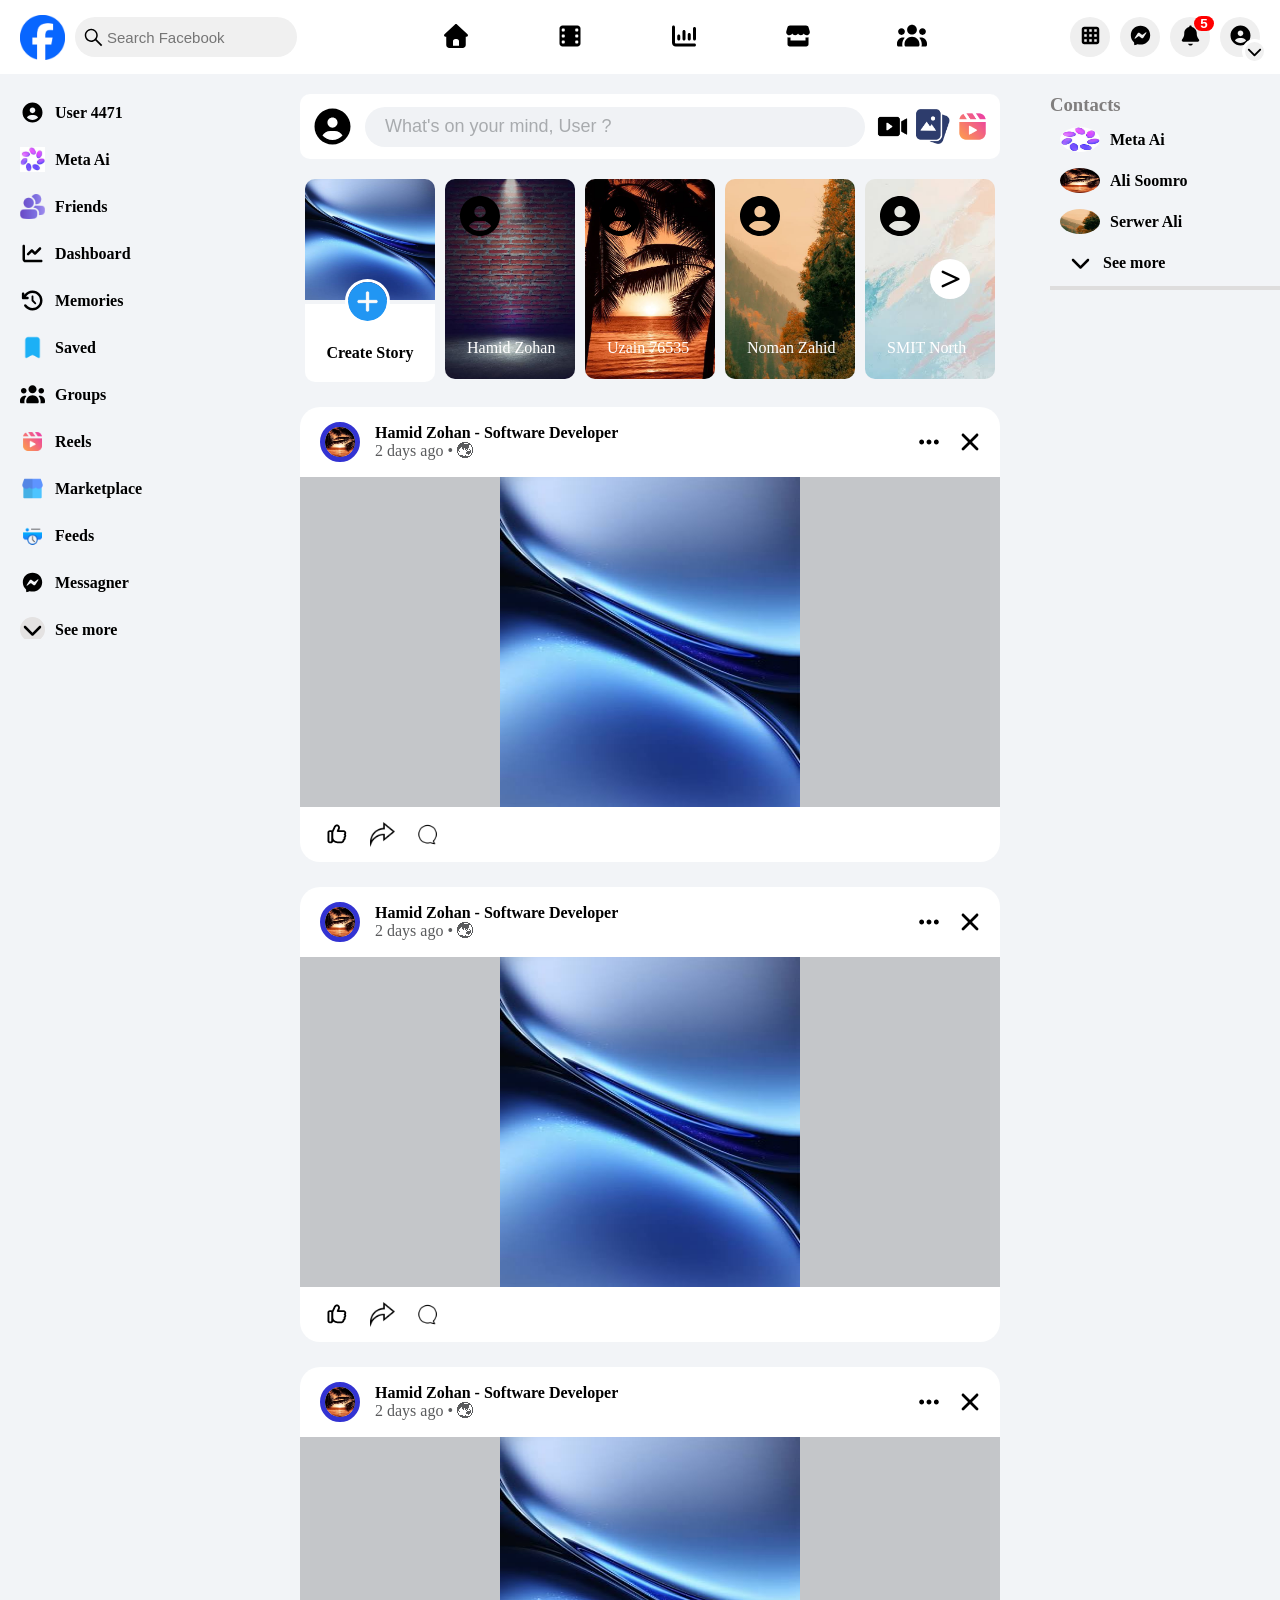
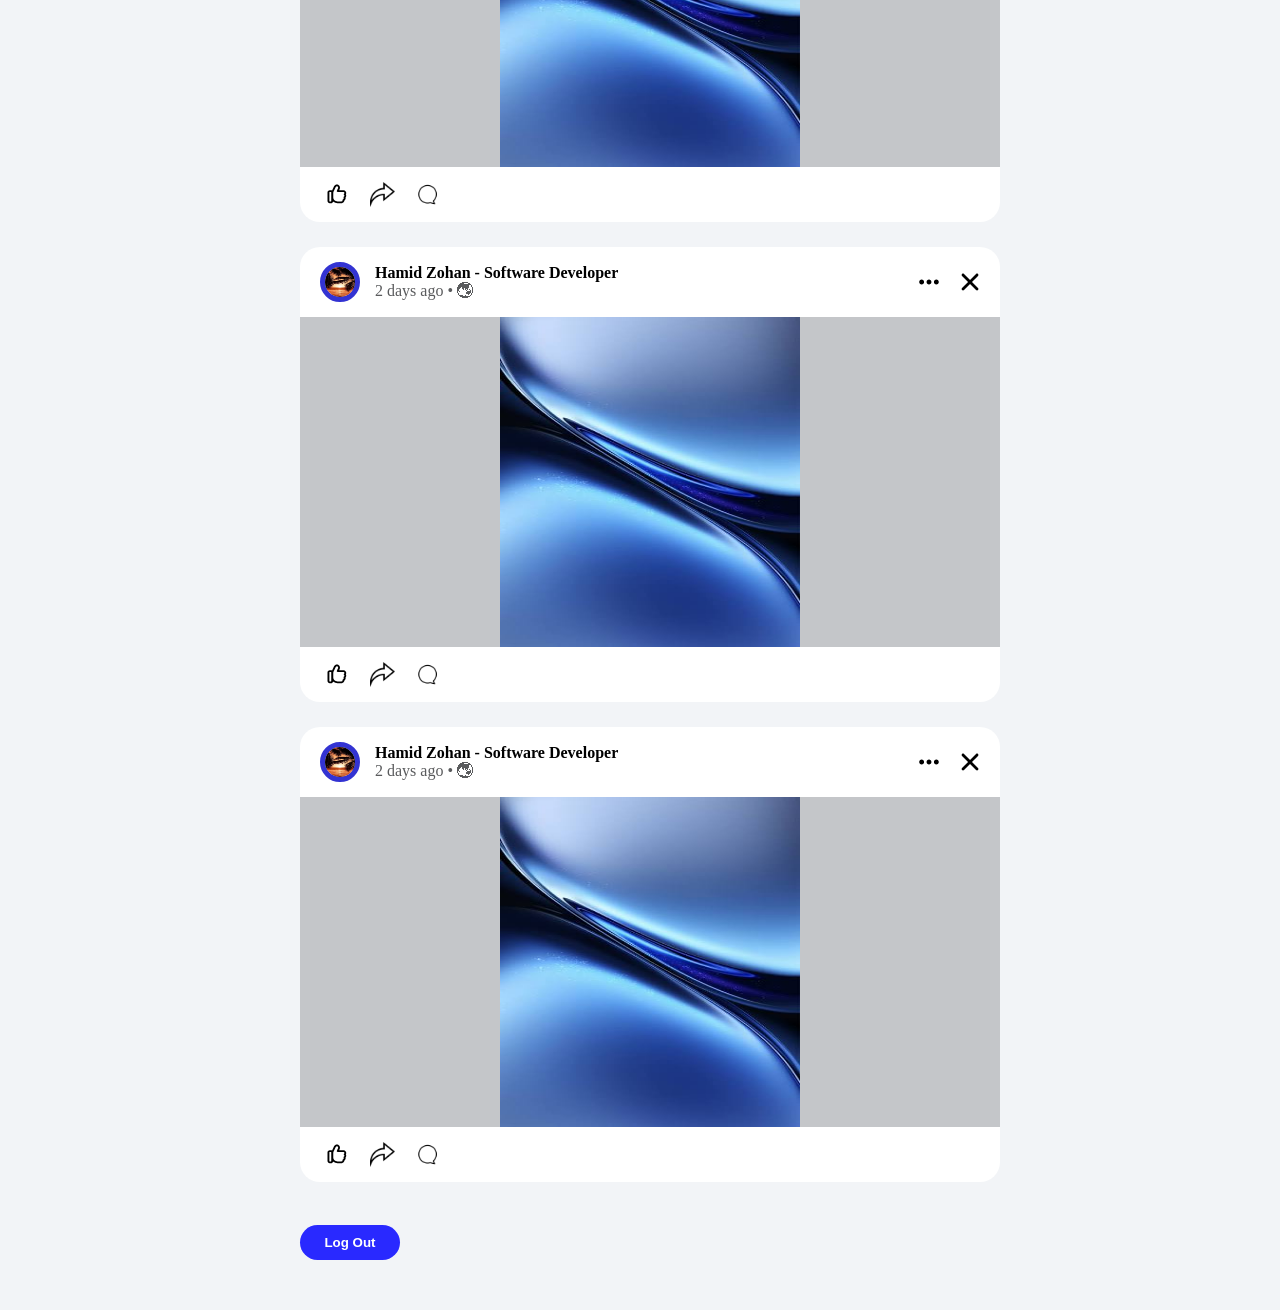
<file: index.html>
<!DOCTYPE html>
<html lang="en">

<head>
    <meta charset="UTF-8">
    <meta name="viewport" content="width=device-width, initial-scale=1.0">
    <link rel="shortcut icon" href="./Assets/fb logo.png" type="image/x-icon">
    <link rel="stylesheet" href="style.css">
    <title>Home Page</title>
</head>

<body>
    <div id="container">
        <!-- header -->
        <header id="header">
            <!-- navbar -->
            <nav>
                <!-- lgog or search box -->
                <div class="leftside-elements">
                    <img src="./Assets/fb logo.png" alt="">
                    <div class="navbar-search-box">
                        <img src="./Assets/lighter_search_icon.svg" alt="">
                        <input type="search" placeholder="Search Facebook">
                    </div>
                </div>
                <!-- mid navbar navigation btns -->
                <div class="mid-navigation-btns">
                    <button><img src="./Assets/home_icon.svg" alt="" class="home_icon_active"></button>
                    <button><img src="./Assets/film_reel_icon.svg" alt=""></button>
                    <button><img src="./Assets/chart_column_icon.svg" alt=""></button>
                    <button><img src="./Assets/shop_icon.svg" alt=""></button>
                    <button><img src="./Assets/3_users_icon.svg" alt=""></button>
                </div>
                <!-- right side buttons or profile icon -->
                <div class="right-side-btn">
                    <button><img src="./Assets/menu_table_icon.svg" alt=""></button>
                    <button><img src="./Assets/messenger_icon.svg" alt=""></button>
                    <button class="notification_btn">
                        <img src="./Assets/bell-solid-full.svg" alt="">
                        <p class="notification_count">5</p>
                    </button>
                    <button class="user_img">
                        <img src="./Assets/circle_user_icon.svg" alt="" class="user_icon">
                        <img src="./Assets/down_angle_icon.svg" alt="" class="angle_arrow">
                    </button>
                </div>
            </nav>
        </header>

        <section id="body_container">
            <!-- right side navbar main container -->
            <section id="right-section">
                <!-- individual cells or butotns -->
                <div class="right_section_elements">
                    <img src="./Assets/circle_user_icon.svg" alt=""></img>
                    <h4>User 4471</h4>
                </div>
                <div class="right_section_elements">
                    <img src="./Assets/meta ai.png" alt=""></img>
                    <h4>Meta Ai</h4>
                </div>

                <div class="right_section_elements friends_icon">
                    <img src="./Assets/people.png" alt=""></img>
                    <h4>Friends</h4>
                </div>

                <div class="right_section_elements">
                    <img src="./Assets/chart_line_icon.svg" alt=""></img>
                    <h4>Dashboard</h4>
                </div>

                <div class="right_section_elements">
                    <img src="./Assets/history_icon.svg" alt=""></img>
                    <h4>Memories</h4>
                </div>

                <div class="right_section_elements">
                    <img src="./Assets/blue_bookmark_icon.png" alt="" class="save_icon"></img>
                    <h4>Saved</h4>
                </div>

                <div class="right_section_elements">
                    <img src="./Assets/3_users_icon.svg" alt=""></img>
                    <h4>Groups</h4>
                </div>

                <div class="right_section_elements">
                    <img src="./Assets/reel (1).png" alt=""></img>
                    <h4>Reels</h4>
                </div>
                <div class="right_section_elements">
                    <img src="./Assets/marketplace.png" alt=""></img>
                    <h4>Marketplace</h4>
                </div>
                <div class="right_section_elements">
                    <img src="./Assets/feed.png" alt=""></img>
                    <h4>Feeds</h4>
                </div>
                <div class="right_section_elements">
                    <img src="./Assets/messenger_icon.svg" alt=""></img>
                    <h4>Messagner</h4>
                </div>
                <div class="right_section_elements">
                    <img src="./Assets/down_angle_icon.svg" alt="" class="Seemore"></img>
                    <h4>See more</h4>
                </div>
                <hr>
            </section>

            <!-- mid/main section -->
            <section id="mid-section">
                <!-- top post or live section -->
                <div class="mid_section_logo_button">
                    <img src="./Assets/circle_user_icon.svg" alt="">
                    <button>What's on your mind, User ?</button>
                    <div class="right_icons">
                        <img src="./Assets/play.png" alt="">
                        <img src="./Assets/photo.png" alt="">
                        <img src="./Assets/reel (1).png" alt="">
                    </div>
                </div>
                <!-- stories & status -->
                <div id="stories-status-cards">
                    <!-- profile card -->
                    <div class="story_card box_1">
                        <img src="./Assets/Storie picture.png" alt="" class="profile_story">
                        <div class="background_white">
                            <!-- white background -->
                            <p>Create Story</p>
                        </div>
                        <img src="./Assets/plus.png" alt="" class="Plus_icon">
                    </div>
                    <!-- stories cards -->
                    <div class="story_card box box_2">
                        <p class="people_profile_picture"><img src="./Assets/circle_user_icon.svg" alt=""></p>
                        <p class="Stories_user_name">Hamid Zohan</p>
                    </div>
                    <div class="story_card box box_3">
                        <p class="people_profile_picture"><img src="./Assets/circle_user_icon.svg" alt=""></p>
                        <p class="Stories_user_name">Uzain 76535</p>
                    </div>
                    <div class="story_card box box_4">
                        <p class="people_profile_picture"><img src="./Assets/circle_user_icon.svg" alt=""></p>
                        <p class="Stories_user_name">Noman Zahid</p>
                    </div>
                    <div class="story_card box box_5">
                        <p class="people_profile_picture"><img src="./Assets/circle_user_icon.svg" alt=""></p>
                        <p class="Stories_user_name">SMIT North</p>
                    </div>
                    <div class="reel_scrool_sign">
                        <img src="./Assets/greater-than-solid-full.svg" alt="">
                    </div>
                </div>
                <!-- others/friends post section -->
                <div id="posts_container">
                    <!-- post 1 -->
                    <div id="post_section">
                        <!-- upper post section -->
                        <div class="post_upper_section">
                            <img src="./Assets/Storie_picture_2.png" alt="" class="post_logo">
                            <div class="name_section">
                                <p>Hamid Zohan - Software Developer
                                    <br>
                                    <span>2 days ago • 🌏︎</span>
                                </p>
                                <div class="post_left_buttons">
                                    <img src="./Assets/ellipsis-solid-full.svg" alt="">
                                    <img src="./Assets/xmark-solid-full.svg" alt="">
                                </div>
                            </div>
                        </div>

                        <!-- Post Picture -->
                        <div class="post_picture_mid_section">
                            <img src="./Assets/Storie picture.png" alt="">
                        </div>

                        <!-- footer section -->
                        <div class="post_footer_section">
                            <img src="./Assets/thumbs-up-regular-full.svg" alt="">
                            <img src="./Assets/share.png" alt="">
                            <img src="./Assets/chat.png" alt="">
                        </div>
                    </div>

                                    <!-- post 2 -->
                    <div id="post_section" class="post_2">
                        <!-- upper post section -->
                        <div class="post_upper_section">
                            <img src="./Assets/Storie_picture_2.png" alt="" class="post_logo">
                            <div class="name_section">
                                <p>Hamid Zohan - Software Developer
                                    <br>
                                    <span>2 days ago • 🌏︎</span>
                                </p>
                                <div class="post_left_buttons">
                                    <img src="./Assets/ellipsis-solid-full.svg" alt="">
                                    <img src="./Assets/xmark-solid-full.svg" alt="">
                                </div>
                            </div>
                        </div>

                        <!-- Post Picture -->
                        <div class="post_picture_mid_section">
                            <img src="./Assets/Storie picture.png" alt="">
                        </div>

                        <!-- footer section -->
                        <div class="post_footer_section">
                            <img src="./Assets/thumbs-up-regular-full.svg" alt="">
                            <img src="./Assets/share.png" alt="">
                            <img src="./Assets/chat.png" alt="">
                        </div>
                    </div>
                    <!-- post 3 -->
                    <div id="post_section" class="post_3">
                        <!-- upper post section -->
                        <div class="post_upper_section">
                            <img src="./Assets/Storie_picture_2.png" alt="" class="post_logo">
                            <div class="name_section">
                                <p>Hamid Zohan - Software Developer
                                    <br>
                                    <span>2 days ago • 🌏︎</span>
                                </p>
                                <div class="post_left_buttons">
                                    <img src="./Assets/ellipsis-solid-full.svg" alt="">
                                    <img src="./Assets/xmark-solid-full.svg" alt="">
                                </div>
                            </div>
                        </div>

                        <!-- Post Picture -->
                        <div class="post_picture_mid_section">
                            <img src="./Assets/Storie picture.png" alt="">
                        </div>

                        <!-- footer section -->
                        <div class="post_footer_section">
                            <img src="./Assets/thumbs-up-regular-full.svg" alt="">
                            <img src="./Assets/share.png" alt="">
                            <img src="./Assets/chat.png" alt="">
                        </div>
                    </div>
                    <!-- post 4 -->
                    <div id="post_section" class="post_4">
                        <!-- upper post section -->
                        <div class="post_upper_section">
                            <img src="./Assets/Storie_picture_2.png" alt="" class="post_logo">
                            <div class="name_section">
                                <p>Hamid Zohan - Software Developer
                                    <br>
                                    <span>2 days ago • 🌏︎</span>
                                </p>
                                <div class="post_left_buttons">
                                    <img src="./Assets/ellipsis-solid-full.svg" alt="">
                                    <img src="./Assets/xmark-solid-full.svg" alt="">
                                </div>
                            </div>
                        </div>

                        <!-- Post Picture -->
                        <div class="post_picture_mid_section">
                            <img src="./Assets/Storie picture.png" alt="">
                        </div>

                        <!-- footer section -->
                        <div class="post_footer_section">
                            <img src="./Assets/thumbs-up-regular-full.svg" alt="">
                            <img src="./Assets/share.png" alt="">
                            <img src="./Assets/chat.png" alt="">
                        </div>
                    </div>
                    <!-- post 5 -->
                    <div id="post_section" class="post_5">
                        <!-- upper post section -->
                        <div class="post_upper_section">
                            <img src="./Assets/Storie_picture_2.png" alt="" class="post_logo">
                            <div class="name_section">
                                <p>Hamid Zohan - Software Developer
                                    <br>
                                    <span>2 days ago • 🌏︎</span>
                                </p>
                                <div class="post_left_buttons">
                                    <img src="./Assets/ellipsis-solid-full.svg" alt="">
                                    <img src="./Assets/xmark-solid-full.svg" alt="">
                                </div>
                            </div>
                        </div>

                        <!-- Post Picture -->
                        <div class="post_picture_mid_section">
                            <img src="./Assets/Storie picture.png" alt="">
                        </div>

                        <!-- footer section -->
                        <div class="post_footer_section">
                            <img src="./Assets/thumbs-up-regular-full.svg" alt="">
                            <img src="./Assets/share.png" alt="">
                            <img src="./Assets/chat.png" alt="">
                        </div>
                    </div>
                </div>
                <!-- Log Out button -->
                <a href="./Pages/login.html" id="Logout_tag"><button>Log Out</button></a>
            </section>

            <!-- left side navigation panel -->
            <section id="left_bar_section">
                <h3 class="left_section_heading">Contacts</h3>
                <!-- individual cells or butotns -->
                <div class="right_section_elements">
                    <img src="./Assets/meta ai.png" alt="" class="image_icon"></img>
                    <h4>Meta Ai</h4>
                </div>

                <div class="right_section_elements">
                    <img src="./Assets/Storie_picture_2.png" alt="" class="image_icon"></img>
                    <h4>Ali Soomro</h4>
                </div>

                <div class="right_section_elements">
                    <img src="./Assets/Storie_picture_3.png" alt="" class="image_icon"></img>
                    <h4>Serwer Ali</h4>
                </div>

                <div class="right_section_elements">
                    <img src="./Assets/down_angle_icon.svg" alt="" class="Seemore_icon"></img>
                    <h4>See more</h4>
                </div>
                <hr>
            </section>
        </section>
    </div>
</body>

</html>
</file>
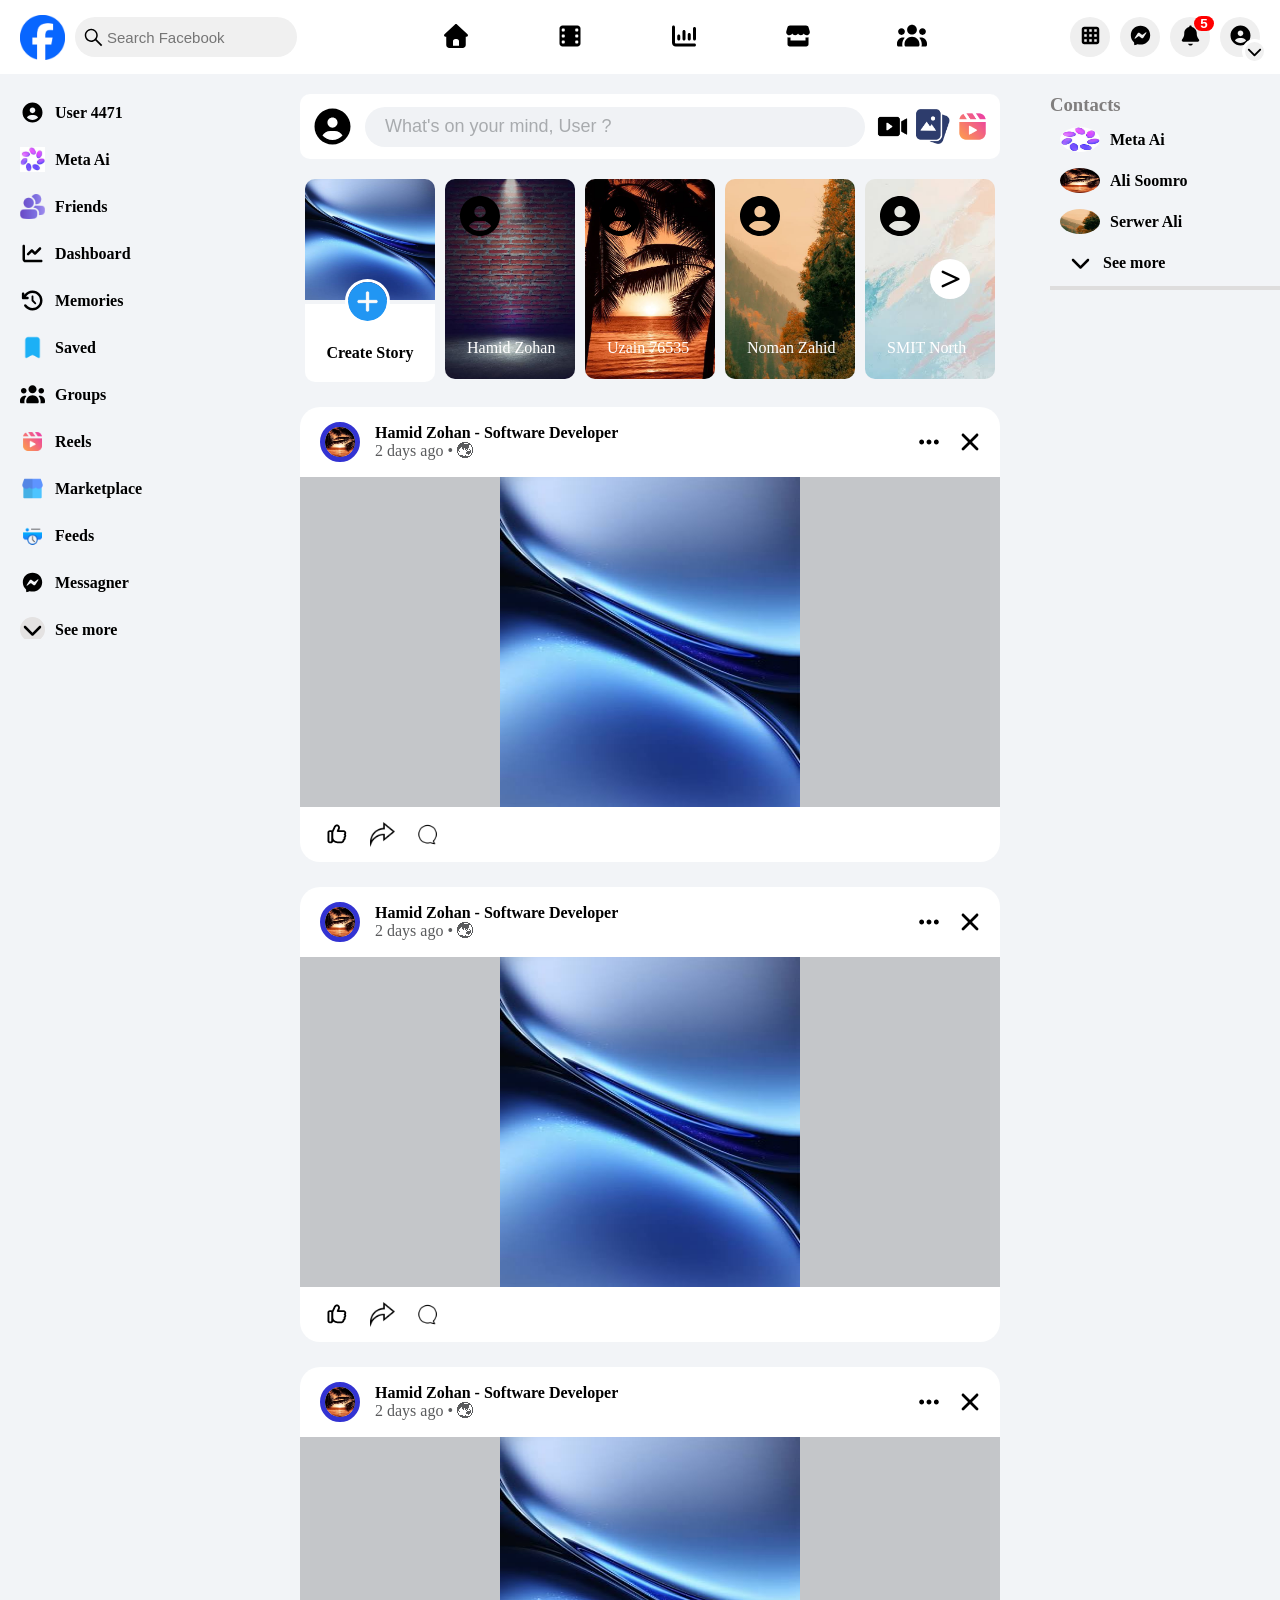
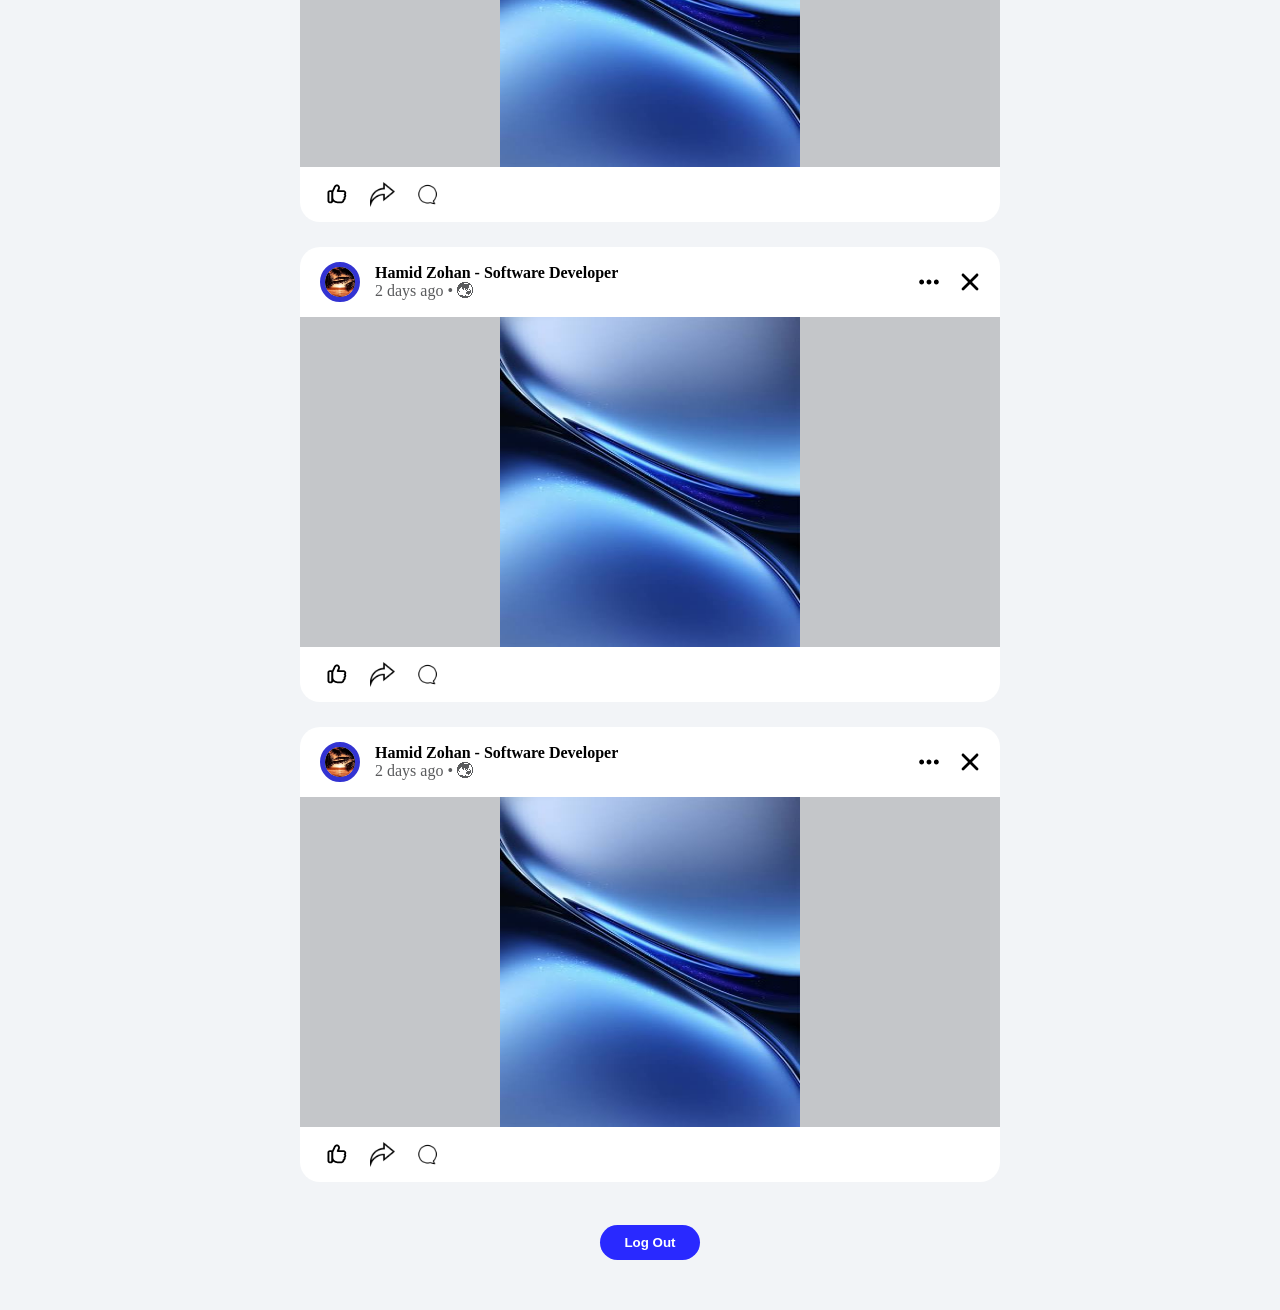
<file: FB Login Page Assignment/index.html>
<!DOCTYPE html>
<html lang="en">

<head>
    <meta charset="UTF-8">
    <meta name="viewport" content="width=device-width, initial-scale=1.0">
    <link rel="shortcut icon" href="./Assets/fb logo.png" type="image/x-icon">
    <link rel="stylesheet" href="style.css">
    <title>Home Page</title>
</head>

<body>
    <div id="container">
        <!-- header -->
        <header id="header">
            <!-- navbar -->
            <nav>
                <!-- lgog or search box -->
                <div class="leftside-elements">
                    <img src="./Assets/fb logo.png" alt="">
                    <div class="navbar-search-box">
                        <img src="./Assets/lighter_search_icon.svg" alt="">
                        <input type="search" placeholder="Search Facebook">
                    </div>
                </div>
                <!-- mid navbar navigation btns -->
                <div class="mid-navigation-btns">
                    <button><img src="./Assets/home_icon.svg" alt="" class="home_icon_active"></button>
                    <button><img src="./Assets/film_reel_icon.svg" alt=""></button>
                    <button><img src="./Assets/chart_column_icon.svg" alt=""></button>
                    <button><img src="./Assets/shop_icon.svg" alt=""></button>
                    <button><img src="./Assets/3_users_icon.svg" alt=""></button>
                </div>
                <!-- right side buttons or profile icon -->
                <div class="right-side-btn">
                    <button><img src="./Assets/menu_table_icon.svg" alt=""></button>
                    <button><img src="./Assets/messenger_icon.svg" alt=""></button>
                    <button class="notification_btn">
                        <img src="./Assets/bell-solid-full.svg" alt="">
                        <p class="notification_count">5</p>
                    </button>
                    <button class="user_img">
                        <img src="./Assets/circle_user_icon.svg" alt="" class="user_icon">
                        <img src="./Assets/down_angle_icon.svg" alt="" class="angle_arrow">
                    </button>
                </div>
            </nav>
        </header>

        <section id="body_container">
            <!-- right side navbar main container -->
            <section id="right-section">
                <!-- individual cells or butotns -->
                <div class="right_section_elements">
                    <img src="./Assets/circle_user_icon.svg" alt=""></img>
                    <h4>User 4471</h4>
                </div>
                <div class="right_section_elements">
                    <img src="./Assets/meta ai.png" alt=""></img>
                    <h4>Meta Ai</h4>
                </div>

                <div class="right_section_elements friends_icon">
                    <img src="./Assets/people.png" alt=""></img>
                    <h4>Friends</h4>
                </div>

                <div class="right_section_elements">
                    <img src="./Assets/chart_line_icon.svg" alt=""></img>
                    <h4>Dashboard</h4>
                </div>

                <div class="right_section_elements">
                    <img src="./Assets/history_icon.svg" alt=""></img>
                    <h4>Memories</h4>
                </div>

                <div class="right_section_elements">
                    <img src="./Assets/blue_bookmark_icon.png" alt="" class="save_icon"></img>
                    <h4>Saved</h4>
                </div>

                <div class="right_section_elements">
                    <img src="./Assets/3_users_icon.svg" alt=""></img>
                    <h4>Groups</h4>
                </div>

                <div class="right_section_elements">
                    <img src="./Assets/reel (1).png" alt=""></img>
                    <h4>Reels</h4>
                </div>
                <div class="right_section_elements">
                    <img src="./Assets/marketplace.png" alt=""></img>
                    <h4>Marketplace</h4>
                </div>
                <div class="right_section_elements">
                    <img src="./Assets/feed.png" alt=""></img>
                    <h4>Feeds</h4>
                </div>
                <div class="right_section_elements">
                    <img src="./Assets/messenger_icon.svg" alt=""></img>
                    <h4>Messagner</h4>
                </div>
                <div class="right_section_elements">
                    <img src="./Assets/down_angle_icon.svg" alt="" class="Seemore"></img>
                    <h4>See more</h4>
                </div>
                <hr>
            </section>

            <!-- mid/main section -->
            <section id="mid-section">
                <!-- top post or live section -->
                <div class="mid_section_logo_button">
                    <img src="./Assets/circle_user_icon.svg" alt="">
                    <button>What's on your mind, User ?</button>
                    <div class="right_icons">
                        <img src="./Assets/play.png" alt="">
                        <img src="./Assets/photo.png" alt="">
                        <img src="./Assets/reel (1).png" alt="">
                    </div>
                </div>
                <!-- stories & status -->
                <div id="stories-status-cards">
                    <!-- profile card -->
                    <div class="story_card box_1">
                        <img src="./Assets/Storie picture.png" alt="" class="profile_story">
                        <div class="background_white">
                            <!-- white background -->
                            <p>Create Story</p>
                        </div>
                        <img src="./Assets/plus.png" alt="" class="Plus_icon">
                    </div>
                    <!-- stories cards -->
                    <div class="story_card box box_2">
                        <p class="people_profile_picture"><img src="./Assets/circle_user_icon.svg" alt=""></p>
                        <p class="Stories_user_name">Hamid Zohan</p>
                    </div>
                    <div class="story_card box box_3">
                        <p class="people_profile_picture"><img src="./Assets/circle_user_icon.svg" alt=""></p>
                        <p class="Stories_user_name">Uzain 76535</p>
                    </div>
                    <div class="story_card box box_4">
                        <p class="people_profile_picture"><img src="./Assets/circle_user_icon.svg" alt=""></p>
                        <p class="Stories_user_name">Noman Zahid</p>
                    </div>
                    <div class="story_card box box_5">
                        <p class="people_profile_picture"><img src="./Assets/circle_user_icon.svg" alt=""></p>
                        <p class="Stories_user_name">SMIT North</p>
                    </div>
                    <div class="reel_scrool_sign">
                        <img src="./Assets/greater-than-solid-full.svg" alt="">
                    </div>
                </div>
                <!-- others/friends post section -->
                <div id="posts_container">
                    <!-- post 1 -->
                    <div id="post_section">
                        <!-- upper post section -->
                        <div class="post_upper_section">
                            <img src="./Assets/Storie_picture_2.png" alt="" class="post_logo">
                            <div class="name_section">
                                <p>Hamid Zohan - Software Developer
                                    <br>
                                    <span>2 days ago • 🌏︎</span>
                                </p>
                                <div class="post_left_buttons">
                                    <img src="./Assets/ellipsis-solid-full.svg" alt="">
                                    <img src="./Assets/xmark-solid-full.svg" alt="">
                                </div>
                            </div>
                        </div>

                        <!-- Post Picture -->
                        <div class="post_picture_mid_section">
                            <img src="./Assets/Storie picture.png" alt="">
                        </div>

                        <!-- footer section -->
                        <div class="post_footer_section">
                            <img src="./Assets/thumbs-up-regular-full.svg" alt="">
                            <img src="./Assets/share.png" alt="">
                            <img src="./Assets/chat.png" alt="">
                        </div>
                    </div>

                                    <!-- post 2 -->
                    <div id="post_section" class="post_2">
                        <!-- upper post section -->
                        <div class="post_upper_section">
                            <img src="./Assets/Storie_picture_2.png" alt="" class="post_logo">
                            <div class="name_section">
                                <p>Hamid Zohan - Software Developer
                                    <br>
                                    <span>2 days ago • 🌏︎</span>
                                </p>
                                <div class="post_left_buttons">
                                    <img src="./Assets/ellipsis-solid-full.svg" alt="">
                                    <img src="./Assets/xmark-solid-full.svg" alt="">
                                </div>
                            </div>
                        </div>

                        <!-- Post Picture -->
                        <div class="post_picture_mid_section">
                            <img src="./Assets/Storie picture.png" alt="">
                        </div>

                        <!-- footer section -->
                        <div class="post_footer_section">
                            <img src="./Assets/thumbs-up-regular-full.svg" alt="">
                            <img src="./Assets/share.png" alt="">
                            <img src="./Assets/chat.png" alt="">
                        </div>
                    </div>
                    <!-- post 3 -->
                    <div id="post_section" class="post_3">
                        <!-- upper post section -->
                        <div class="post_upper_section">
                            <img src="./Assets/Storie_picture_2.png" alt="" class="post_logo">
                            <div class="name_section">
                                <p>Hamid Zohan - Software Developer
                                    <br>
                                    <span>2 days ago • 🌏︎</span>
                                </p>
                                <div class="post_left_buttons">
                                    <img src="./Assets/ellipsis-solid-full.svg" alt="">
                                    <img src="./Assets/xmark-solid-full.svg" alt="">
                                </div>
                            </div>
                        </div>

                        <!-- Post Picture -->
                        <div class="post_picture_mid_section">
                            <img src="./Assets/Storie picture.png" alt="">
                        </div>

                        <!-- footer section -->
                        <div class="post_footer_section">
                            <img src="./Assets/thumbs-up-regular-full.svg" alt="">
                            <img src="./Assets/share.png" alt="">
                            <img src="./Assets/chat.png" alt="">
                        </div>
                    </div>
                    <!-- post 4 -->
                    <div id="post_section" class="post_4">
                        <!-- upper post section -->
                        <div class="post_upper_section">
                            <img src="./Assets/Storie_picture_2.png" alt="" class="post_logo">
                            <div class="name_section">
                                <p>Hamid Zohan - Software Developer
                                    <br>
                                    <span>2 days ago • 🌏︎</span>
                                </p>
                                <div class="post_left_buttons">
                                    <img src="./Assets/ellipsis-solid-full.svg" alt="">
                                    <img src="./Assets/xmark-solid-full.svg" alt="">
                                </div>
                            </div>
                        </div>

                        <!-- Post Picture -->
                        <div class="post_picture_mid_section">
                            <img src="./Assets/Storie picture.png" alt="">
                        </div>

                        <!-- footer section -->
                        <div class="post_footer_section">
                            <img src="./Assets/thumbs-up-regular-full.svg" alt="">
                            <img src="./Assets/share.png" alt="">
                            <img src="./Assets/chat.png" alt="">
                        </div>
                    </div>
                    <!-- post 5 -->
                    <div id="post_section" class="post_5">
                        <!-- upper post section -->
                        <div class="post_upper_section">
                            <img src="./Assets/Storie_picture_2.png" alt="" class="post_logo">
                            <div class="name_section">
                                <p>Hamid Zohan - Software Developer
                                    <br>
                                    <span>2 days ago • 🌏︎</span>
                                </p>
                                <div class="post_left_buttons">
                                    <img src="./Assets/ellipsis-solid-full.svg" alt="">
                                    <img src="./Assets/xmark-solid-full.svg" alt="">
                                </div>
                            </div>
                        </div>

                        <!-- Post Picture -->
                        <div class="post_picture_mid_section">
                            <img src="./Assets/Storie picture.png" alt="">
                        </div>

                        <!-- footer section -->
                        <div class="post_footer_section">
                            <img src="./Assets/thumbs-up-regular-full.svg" alt="">
                            <img src="./Assets/share.png" alt="">
                            <img src="./Assets/chat.png" alt="">
                        </div>
                    </div>
                </div>
                <a href="./Pages/login.html" id="Logout_tag"><button>Log Out</button></a>
            </section>

            <!-- left side navigation panel -->
            <section id="left_bar_section">
                <h3 class="left_section_heading">Contacts</h3>
                <!-- individual cells or butotns -->
                <div class="right_section_elements">
                    <img src="./Assets/meta ai.png" alt="" class="image_icon"></img>
                    <h4>Meta Ai</h4>
                </div>

                <div class="right_section_elements">
                    <img src="./Assets/Storie_picture_2.png" alt="" class="image_icon"></img>
                    <h4>Ali Soomro</h4>
                </div>

                <div class="right_section_elements">
                    <img src="./Assets/Storie_picture_3.png" alt="" class="image_icon"></img>
                    <h4>Serwer Ali</h4>
                </div>

                <div class="right_section_elements">
                    <img src="./Assets/down_angle_icon.svg" alt="" class="Seemore_icon"></img>
                    <h4>See more</h4>
                </div>
                <hr>
            </section>
        </section>
    </div>
</body>

</html>
</file>
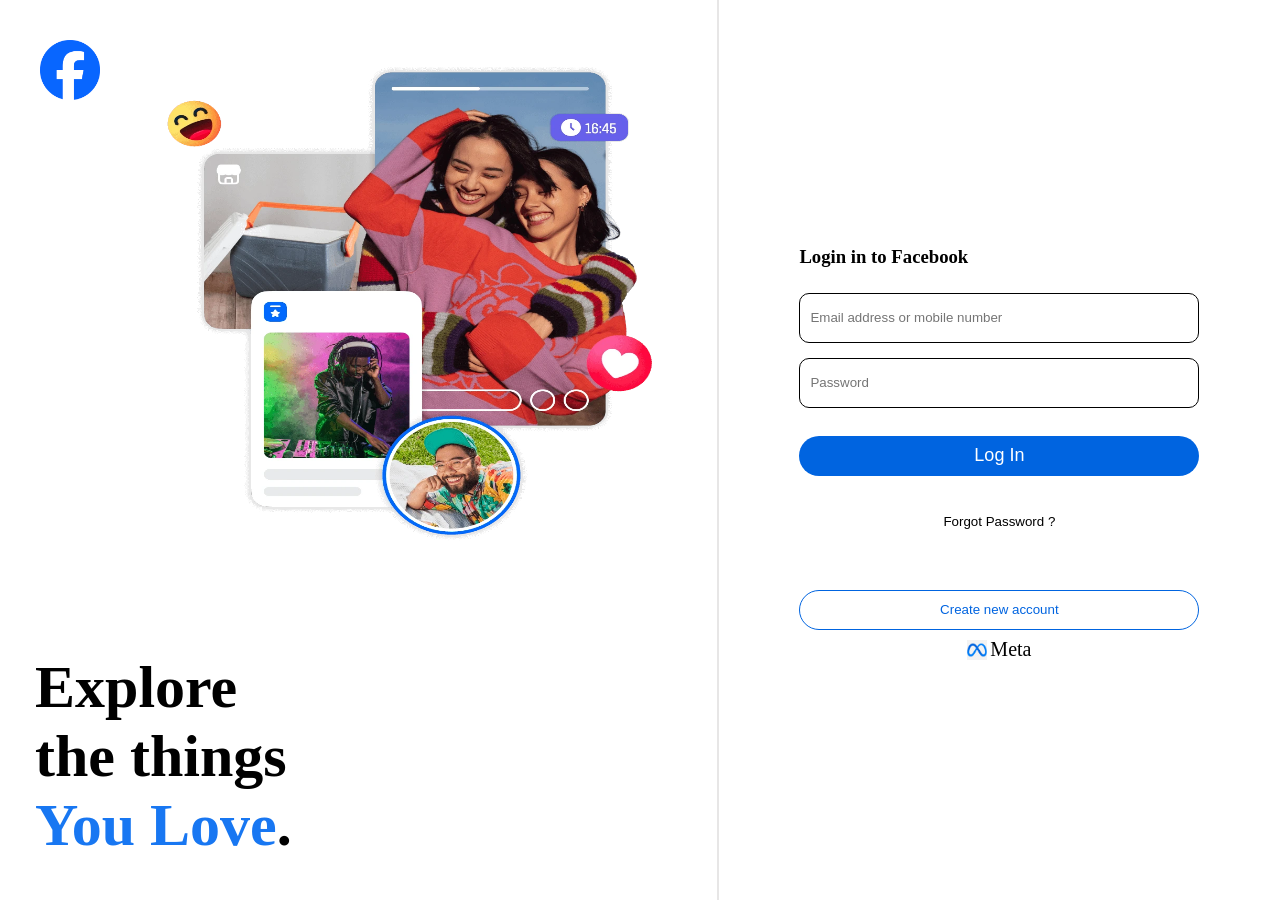
<file: Pages/index.html>
<!DOCTYPE html>
<html lang="en">
<head>
    <meta charset="UTF-8">
    <meta name="viewport" content="width=device-width, initial-scale=1.0">
    <link rel="stylesheet" href="../Styles/login.css">
    <link rel="shortcut icon" href="../Assets/fb logo.png" type="image/x-icon">
    <title>FB Login Page</title>
</head>
<body>
    <div class="container">
        <div class="left-box">
            <img src="../Assets/fb logo.png" alt="" class="fb-logo">
            <h1>Explore the things <span>You Love</span>.</h1>
            <img src="../Assets/Login-page-picture.webp" alt="" class="image">
        </div>

        <div class="right-box">
            <h3>Login in to Facebook</h3>
            <div class="email-input">
                <input type="email" required placeholder="Email address or mobile number">
            </div>
            <div class="password-input">
                <input type="password" required placeholder="Password">
            </div>
            <div class="buttons">
                <button type="submit" class="submit">Log In</button>
                <button type="button" class="Forgot-btn">Forgot Password ?</button>
            </div>

            <div>
                <!-- <button class="create-btn"><a href="sign_up.html">Create new account</a></button> -->
                <a href="sign_up.html"><button class="create-btn">Create new account</button></a>
            </div>
            <div class="metalogo">
                <img src="../Assets/meta image logo.png" alt="">
                <span>Meta</span>
            </div>
        </div>
    </div>
</body>
</html>
</file>
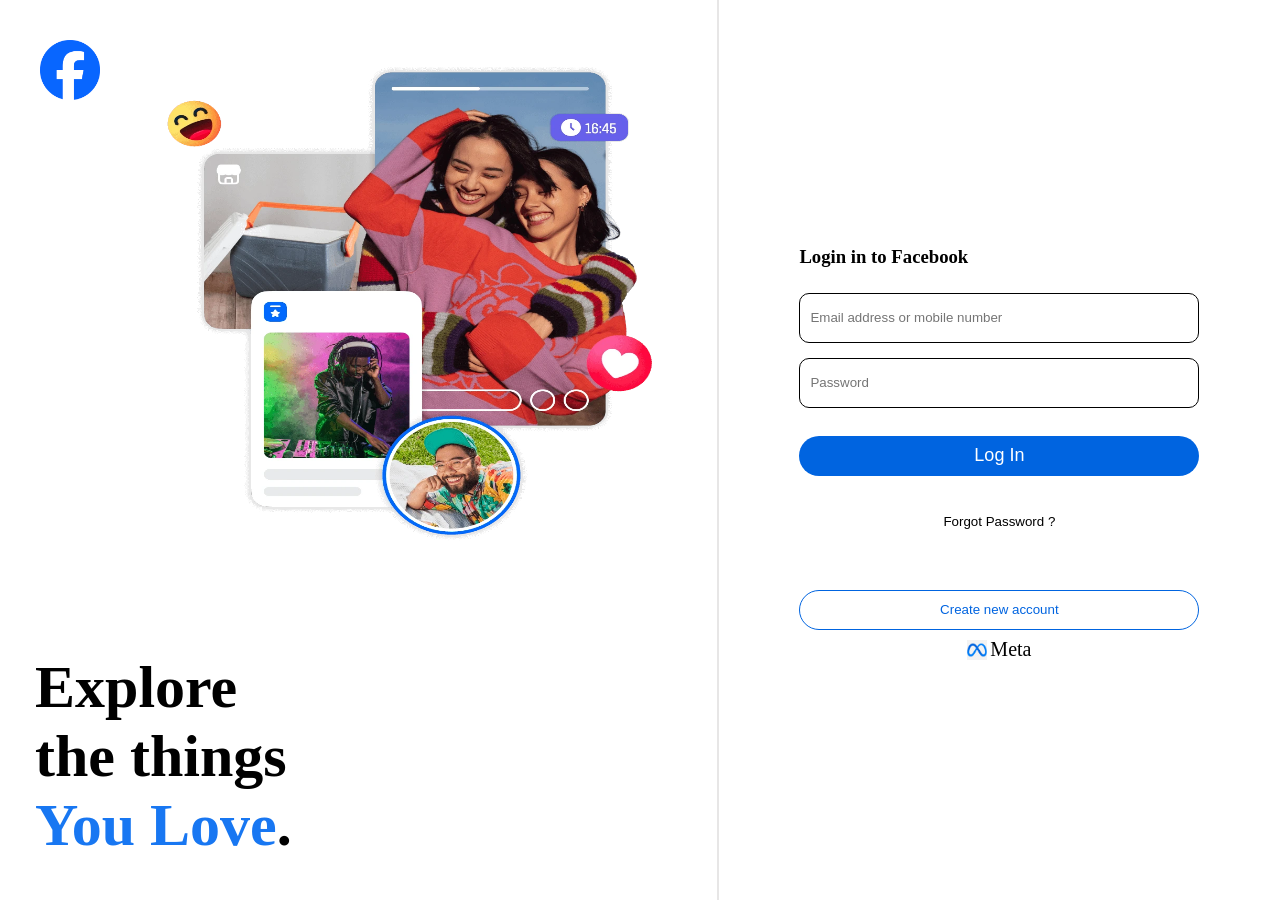
<file: Pages/login.html>
<!DOCTYPE html>
<html lang="en">
<head>
    <meta charset="UTF-8">
    <meta name="viewport" content="width=device-width, initial-scale=1.0">
    <link rel="stylesheet" href="../Style_sheets/login.css">
    <link rel="shortcut icon" href="../Assets/fb logo.png" type="image/x-icon">
    <title>FB Login Page</title>
</head>
<body>
    <div class="container">
        <div class="left-box">
            <img src="../Assets/fb logo.png" alt="" class="fb-logo">
            <h1>Explore the things <span>You Love</span>.</h1>
            <img src="../Assets/Login-page-picture.webp" alt="" class="image">
        </div>

        <div class="right-box">
            <h3>Login in to Facebook</h3>
            <div class="email-input">
                <input type="email" required placeholder="Email address or mobile number">
            </div>
            <div class="password-input">
                <input type="password" required placeholder="Password">
            </div>
            <div class="buttons">
                <a href="../index.html"><button type="submit" class="submit">Log In</button></a>
                <button type="button" class="Forgot-btn">Forgot Password ?</button>
            </div>

            <div>
                <!-- <button class="create-btn"><a href="sign_up.html">Create new account</a></button> -->
                <a href="../Pages/sign_up.html"><button class="create-btn">Create new account</button></a>
            </div>
            <div class="metalogo">
                <img src="../Assets/meta image logo.png" alt="">
                <span>Meta</span>
            </div>
        </div>
    </div>
</body>
</html>
</file>
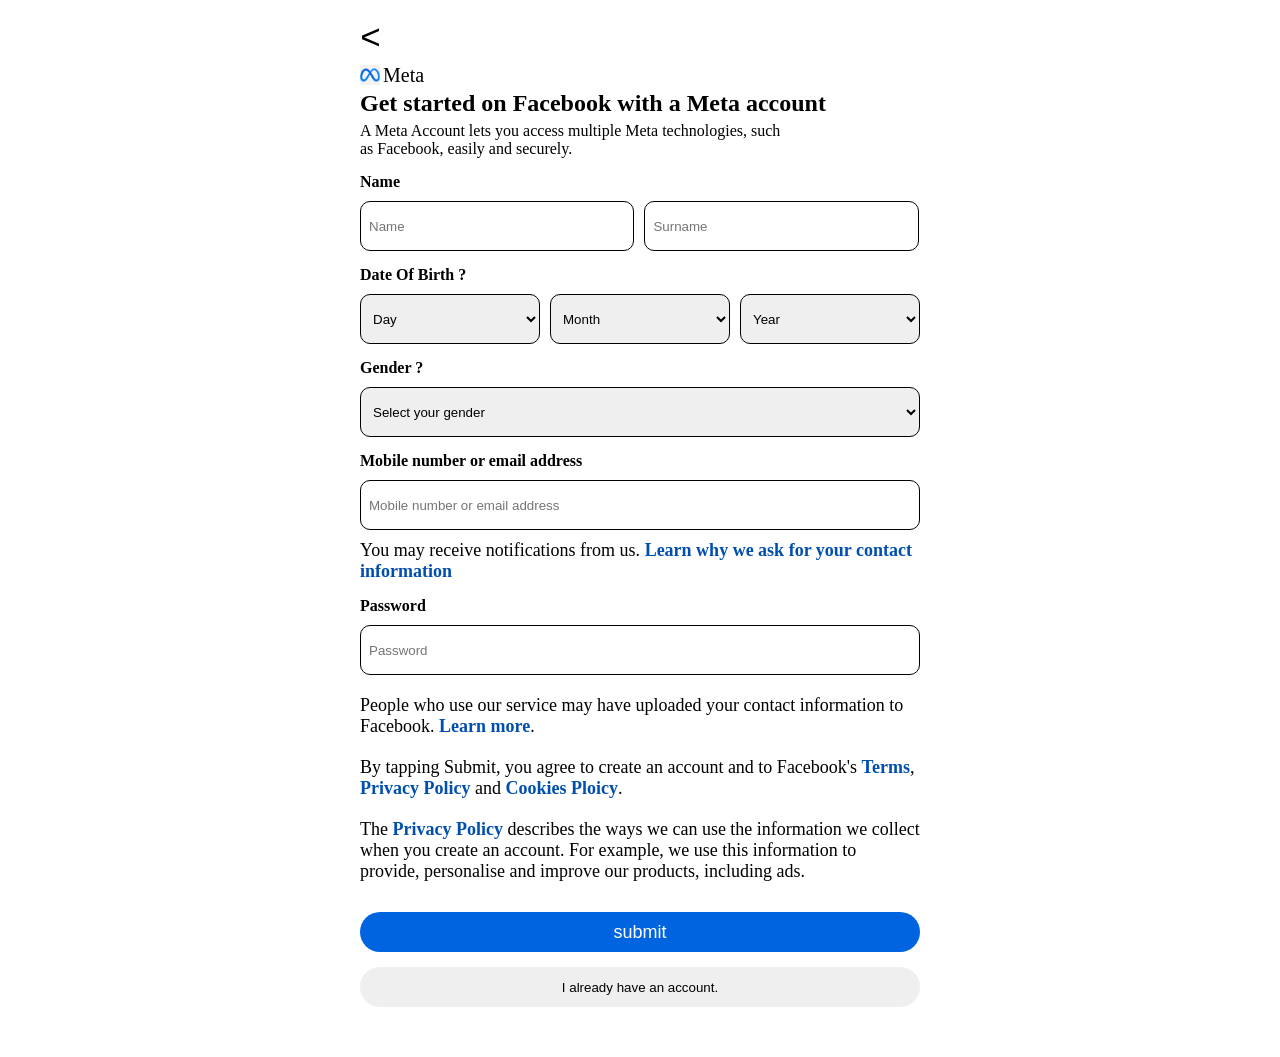
<file: Pages/sign_up.html>
<!DOCTYPE html>
<html lang="en">

<head>
    <meta charset="UTF-8">
    <meta name="viewport" content="width=device-width, initial-scale=1.0">
    <link rel="shortcut icon" href="../Assets/fb logo.png" type="image/x-icon">
    <link rel="stylesheet" href="../Style_sheets/sign_up.css">
    <title>FB sign_up Page</title>
</head>

<body>
    <!-- main container -->
    <div id="container">

        <!-- signup form -->
        <div id="signup_form">

            <!-- starting heading or text -->
            <div class="Starting-text">
                <pre><a href="../Pages/login.html"><</a></pre>
                <div class="metalogo">
                    <img src="../Assets/meta image logo.png" alt="">
                    <span>Meta</span>
                </div>
                <h2>Get started on Facebook with a Meta account</h2>
                <p>A Meta Account lets you access multiple Meta technologies, such as Facebook, easily and securely.</p>
            </div>
            <!-- name input -->
            <h4 class="name-heading">Name</h4>
            <div id="name-input">
                <input type="text" required placeholder="Name">
                <input type="text" placeholder="Surname" required>
            </div>
            <!-- dob input -->
            <h4 class="dob-heading">Date Of Birth ?</h4>
            <div id="dob-select">
                <select name="date">
                    <option value="Day" selected>Day</option>
                    <option value="01">1</option>
                    <option value="02">2</option>
                    <option value="03">3</option>
                    <option value="04">4</option>
                    <option value="05">5</option>
                    <option value="06">6</option>
                    <option value="07">7</option>
                    <option value="08">8</option>
                    <option value="09">9</option>
                    <option value="10">10</option>
                    <option value="11">11</option>
                    <option value="12">12</option>
                    <option value="13">13</option>
                    <option value="14">14</option>
                    <option value="15">15</option>
                    <option value="16">16</option>
                    <option value="17">17</option>
                    <option value="18">18</option>
                    <option value="19">19</option>
                    <option value="20">20</option>
                    <option value="21">21</option>
                    <option value="22">22</option>
                    <option value="23">23</option>
                    <option value="24">24</option>
                    <option value="25">25</option>
                    <option value="26">26</option>
                    <option value="27">27</option>
                    <option value="28">28</option>
                    <option value="29">29</option>
                    <option value="30">30</option>
                    <option value="31">31</option>
                </select>
                <select name="month">
                    <option value="Month" selected>Month</option>
                    <option value="01">January</option>
                    <option value="02">February</option>
                    <option value="03">March</option>
                    <option value="04">April</option>
                    <option value="05">May</option>
                    <option value="06">June</option>
                    <option value="07">July</option>
                    <option value="08">August</option>
                    <option value="09">September</option>
                    <option value="10">October</option>
                    <option value="11">November</option>
                    <option value="12">December</option>
                </select>
                <select name="year">
                    <option value="Year" selected>Year</option>
                    <option value="2008">2008</option>
                    <option value="2007">2007</option>
                    <option value="2006">2006</option>
                    <option value="2005">2005</option>
                    <option value="2004">2004</option>
                    <option value="2003">2003</option>
                    <option value="2002">2002</option>
                    <option value="2001">2001</option>
                    <option value="2000">2000</option>
                    <option value="1999">1999</option>
                    <option value="1998">1998</option>
                    <option value="1997">1997</option>
                    <option value="1996">1996</option>
                    <option value="1995">1995</option>
                    <option value="1994">1994</option>
                    <option value="1993">1993</option>
                    <option value="1992">1992</option>
                    <option value="1991">1991</option>
                    <option value="1990">1990</option>
                    <option value="1989">1989</option>
                    <option value="1988">1988</option>
                    <option value="1987">1987</option>
                    <option value="1986">1986</option>
                    <option value="1985">1985</option>
                    <option value="1984">1984</option>
                    <option value="1983">1983</option>
                    <option value="1982">1982</option>
                    <option value="1981">1981</option>
                    <option value="1980">1980</option>
                    <option value="1979">1979</option>
                    <option value="1978">1978</option>
                    <option value="1977">1977</option>
                    <option value="1976">1976</option>
                    <option value="1975">1975</option>
                    <option value="1974">1974</option>
                    <option value="1973">1973</option>
                    <option value="1972">1972</option>
                    <option value="1971">1971</option>
                    <option value="1970">1970</option>
                    <option value="1969">1969</option>
                    <option value="1968">1968</option>
                    <option value="1967">1967</option>
                    <option value="1966">1966</option>
                    <option value="1965">1965</option>
                    <option value="1964">1964</option>
                    <option value="1963">1963</option>
                    <option value="1962">1962</option>
                    <option value="1961">1961</option>
                    <option value="1960">1960</option>
                    <option value="1959">1959</option>
                    <option value="1958">1958</option>
                    <option value="1957">1957</option>
                    <option value="1956">1956</option>
                    <option value="1955">1955</option>
                    <option value="1954">1954</option>
                    <option value="1953">1953</option>
                    <option value="1952">1952</option>
                    <option value="1951">1951</option>
                    <option value="1950">1950</option>
                    <option value="1949">1949</option>
                    <option value="1948">1948</option>
                    <option value="1947">1947</option>
                    <option value="1946">1946</option>
                    <option value="1945">1945</option>
                    <option value="1944">1944</option>
                    <option value="1943">1943</option>
                    <option value="1942">1942</option>
                    <option value="1941">1941</option>
                    <option value="1940">1940</option>
                    <option value="1939">1939</option>
                    <option value="1938">1938</option>
                    <option value="1937">1937</option>
                    <option value="1936">1936</option>
                </select>
            </div>
            <!-- gender selection -->
            <h4 class="gender-select-heading">Gender ?</h4>
            <div id="gender-select">
                <select name="gender">
                    <option value="Select your gender">Select your gender</option>
                    <option value="male">Male</option>
                    <option value="female">Female</option>
                    <option value="other">Other</option>
                </select>
            </div>
            <!-- email or mobile input -->
            <h4 class="email-input-heading">Mobile number or email address</h4>
            <div id="mob-email-input">
                <input type="text" required placeholder="Mobile number or email address">
            </div>

            <!-- middle para -->
            <p class="mid-para">
                You may receive notifications from us. <a href="#">Learn why we ask for your contact information</a>
            </p>

            <!-- password input -->
            <h4 class="pass-input-heading">Password</h4>
            <div id="pass-input">
                <input type="password" required placeholder="Password">
            </div>

            <!-- last para -->
            <div id="last-para">
                <p class="last-para">
                    People who use our service may have uploaded your contact information to Facebook. <a href="#">Learn
                        more</a>.
                </p>
                <p class="last-para">
                    By tapping Submit, you agree to create an account and to Facebook's <a href="#">Terms</a>, <a
                        href="#">Privacy Policy</a> and <a href="#">Cookies Ploicy</a>.
                </p>
                <p class="last-para">
                    The <a href="#">Privacy Policy</a> describes the ways we can use the information we collect when you
                    create an account. For example, we use this information to provide, personalise and improve our
                    products, including ads.
                </p>

            </div>

            <!-- buttons -->
            <div class="buttons">
                <a href="../index.html"><button type="submit" class="submit">submit</button></a>
                <a href="../Pages/login.html"><button type="button" class="already-account-btn">I already have an account.</button></a>
            </div>
        </div>
    </div>
</body>

</html>
</file>
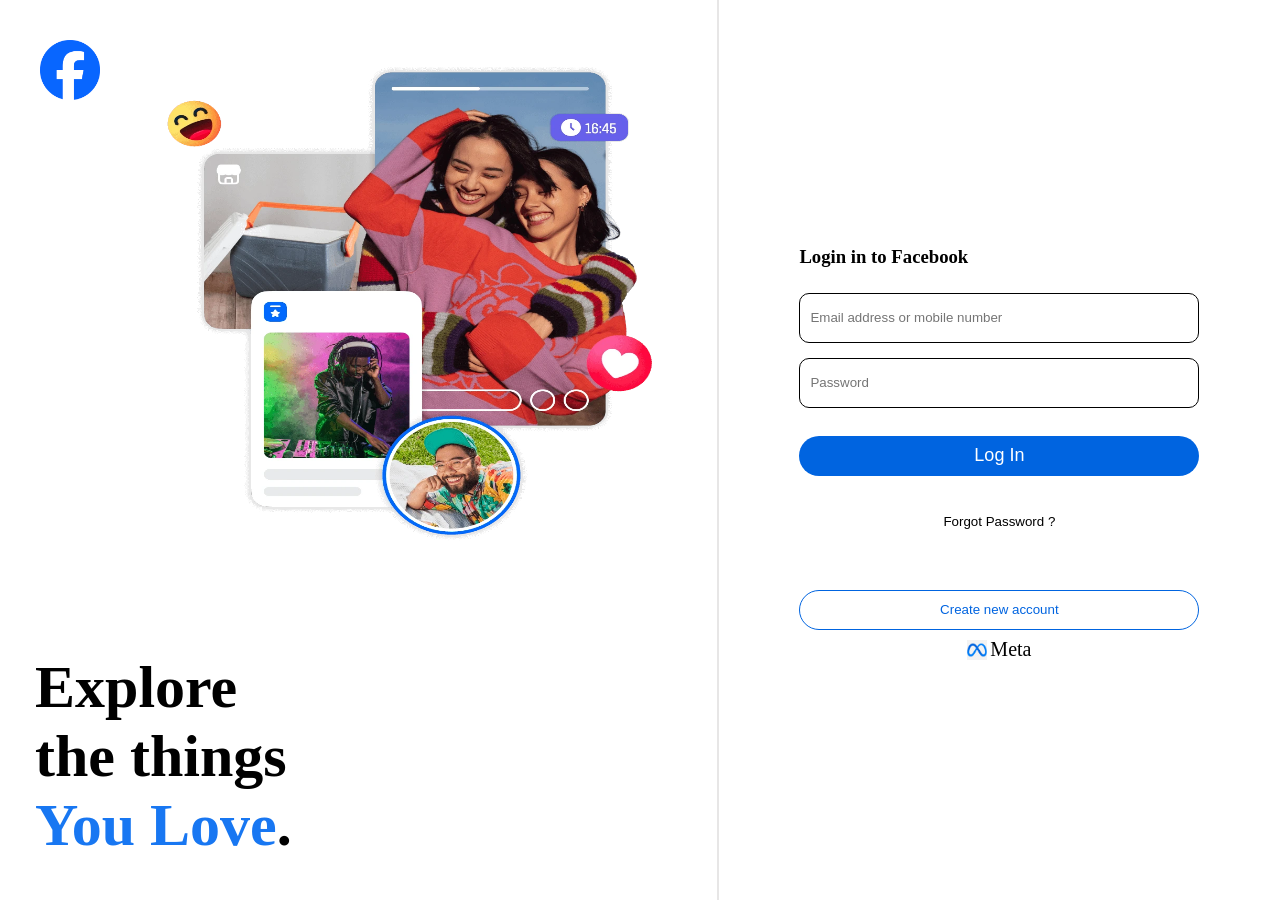
<file: FB Login Page Assignment/Pages/login.html>
<!DOCTYPE html>
<html lang="en">
<head>
    <meta charset="UTF-8">
    <meta name="viewport" content="width=device-width, initial-scale=1.0">
    <link rel="stylesheet" href="../Style_sheets/login.css">
    <link rel="shortcut icon" href="../Assets/fb logo.png" type="image/x-icon">
    <title>FB Login Page</title>
</head>
<body>
    <div class="container">
        <div class="left-box">
            <img src="../Assets/fb logo.png" alt="" class="fb-logo">
            <h1>Explore the things <span>You Love</span>.</h1>
            <img src="../Assets/Login-page-picture.webp" alt="" class="image">
        </div>

        <div class="right-box">
            <h3>Login in to Facebook</h3>
            <div class="email-input">
                <input type="email" required placeholder="Email address or mobile number">
            </div>
            <div class="password-input">
                <input type="password" required placeholder="Password">
            </div>
            <div class="buttons">
                <a href="../index.html"><button type="submit" class="submit">Log In</button></a>
                <button type="button" class="Forgot-btn">Forgot Password ?</button>
            </div>

            <div>
                <!-- <button class="create-btn"><a href="sign_up.html">Create new account</a></button> -->
                <a href="../Pages/sign_up.html"><button class="create-btn">Create new account</button></a>
            </div>
            <div class="metalogo">
                <img src="../Assets/meta image logo.png" alt="">
                <span>Meta</span>
            </div>
        </div>
    </div>
</body>
</html>
</file>
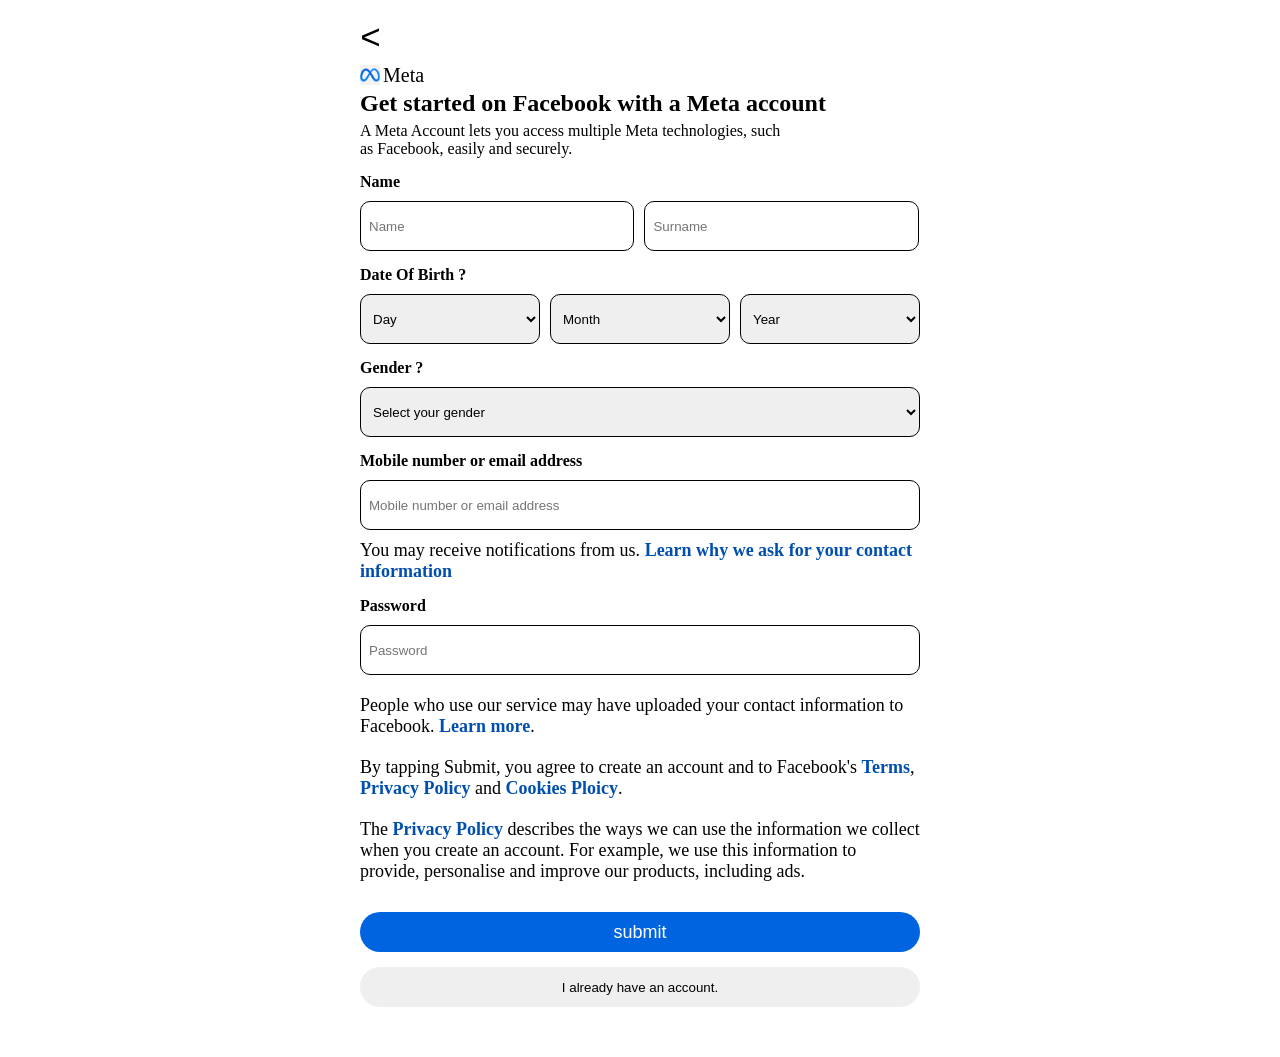
<file: FB Login Page Assignment/Pages/sign_up.html>
<!DOCTYPE html>
<html lang="en">

<head>
    <meta charset="UTF-8">
    <meta name="viewport" content="width=device-width, initial-scale=1.0">
    <link rel="shortcut icon" href="../Assets/fb logo.png" type="image/x-icon">
    <link rel="stylesheet" href="../Style_sheets/sign_up.css">
    <title>FB sign_up Page</title>
</head>

<body>
    <!-- main container -->
    <div id="container">

        <!-- signup form -->
        <div id="signup_form">

            <!-- starting heading or text -->
            <div class="Starting-text">
                <pre><a href="../Pages/login.html"><</a></pre>
                <div class="metalogo">
                    <img src="../Assets/meta image logo.png" alt="">
                    <span>Meta</span>
                </div>
                <h2>Get started on Facebook with a Meta account</h2>
                <p>A Meta Account lets you access multiple Meta technologies, such as Facebook, easily and securely.</p>
            </div>
            <!-- name input -->
            <h4 class="name-heading">Name</h4>
            <div id="name-input">
                <input type="text" required placeholder="Name">
                <input type="text" placeholder="Surname" required>
            </div>
            <!-- dob input -->
            <h4 class="dob-heading">Date Of Birth ?</h4>
            <div id="dob-select">
                <select name="date">
                    <option value="Day" selected>Day</option>
                    <option value="01">1</option>
                    <option value="02">2</option>
                    <option value="03">3</option>
                    <option value="04">4</option>
                    <option value="05">5</option>
                    <option value="06">6</option>
                    <option value="07">7</option>
                    <option value="08">8</option>
                    <option value="09">9</option>
                    <option value="10">10</option>
                    <option value="11">11</option>
                    <option value="12">12</option>
                    <option value="13">13</option>
                    <option value="14">14</option>
                    <option value="15">15</option>
                    <option value="16">16</option>
                    <option value="17">17</option>
                    <option value="18">18</option>
                    <option value="19">19</option>
                    <option value="20">20</option>
                    <option value="21">21</option>
                    <option value="22">22</option>
                    <option value="23">23</option>
                    <option value="24">24</option>
                    <option value="25">25</option>
                    <option value="26">26</option>
                    <option value="27">27</option>
                    <option value="28">28</option>
                    <option value="29">29</option>
                    <option value="30">30</option>
                    <option value="31">31</option>
                </select>
                <select name="month">
                    <option value="Month" selected>Month</option>
                    <option value="01">January</option>
                    <option value="02">February</option>
                    <option value="03">March</option>
                    <option value="04">April</option>
                    <option value="05">May</option>
                    <option value="06">June</option>
                    <option value="07">July</option>
                    <option value="08">August</option>
                    <option value="09">September</option>
                    <option value="10">October</option>
                    <option value="11">November</option>
                    <option value="12">December</option>
                </select>
                <select name="year">
                    <option value="Year" selected>Year</option>
                    <option value="2008">2008</option>
                    <option value="2007">2007</option>
                    <option value="2006">2006</option>
                    <option value="2005">2005</option>
                    <option value="2004">2004</option>
                    <option value="2003">2003</option>
                    <option value="2002">2002</option>
                    <option value="2001">2001</option>
                    <option value="2000">2000</option>
                    <option value="1999">1999</option>
                    <option value="1998">1998</option>
                    <option value="1997">1997</option>
                    <option value="1996">1996</option>
                    <option value="1995">1995</option>
                    <option value="1994">1994</option>
                    <option value="1993">1993</option>
                    <option value="1992">1992</option>
                    <option value="1991">1991</option>
                    <option value="1990">1990</option>
                    <option value="1989">1989</option>
                    <option value="1988">1988</option>
                    <option value="1987">1987</option>
                    <option value="1986">1986</option>
                    <option value="1985">1985</option>
                    <option value="1984">1984</option>
                    <option value="1983">1983</option>
                    <option value="1982">1982</option>
                    <option value="1981">1981</option>
                    <option value="1980">1980</option>
                    <option value="1979">1979</option>
                    <option value="1978">1978</option>
                    <option value="1977">1977</option>
                    <option value="1976">1976</option>
                    <option value="1975">1975</option>
                    <option value="1974">1974</option>
                    <option value="1973">1973</option>
                    <option value="1972">1972</option>
                    <option value="1971">1971</option>
                    <option value="1970">1970</option>
                    <option value="1969">1969</option>
                    <option value="1968">1968</option>
                    <option value="1967">1967</option>
                    <option value="1966">1966</option>
                    <option value="1965">1965</option>
                    <option value="1964">1964</option>
                    <option value="1963">1963</option>
                    <option value="1962">1962</option>
                    <option value="1961">1961</option>
                    <option value="1960">1960</option>
                    <option value="1959">1959</option>
                    <option value="1958">1958</option>
                    <option value="1957">1957</option>
                    <option value="1956">1956</option>
                    <option value="1955">1955</option>
                    <option value="1954">1954</option>
                    <option value="1953">1953</option>
                    <option value="1952">1952</option>
                    <option value="1951">1951</option>
                    <option value="1950">1950</option>
                    <option value="1949">1949</option>
                    <option value="1948">1948</option>
                    <option value="1947">1947</option>
                    <option value="1946">1946</option>
                    <option value="1945">1945</option>
                    <option value="1944">1944</option>
                    <option value="1943">1943</option>
                    <option value="1942">1942</option>
                    <option value="1941">1941</option>
                    <option value="1940">1940</option>
                    <option value="1939">1939</option>
                    <option value="1938">1938</option>
                    <option value="1937">1937</option>
                    <option value="1936">1936</option>
                </select>
            </div>
            <!-- gender selection -->
            <h4 class="gender-select-heading">Gender ?</h4>
            <div id="gender-select">
                <select name="gender">
                    <option value="Select your gender">Select your gender</option>
                    <option value="male">Male</option>
                    <option value="female">Female</option>
                    <option value="other">Other</option>
                </select>
            </div>
            <!-- email or mobile input -->
            <h4 class="email-input-heading">Mobile number or email address</h4>
            <div id="mob-email-input">
                <input type="text" required placeholder="Mobile number or email address">
            </div>

            <!-- middle para -->
            <p class="mid-para">
                You may receive notifications from us. <a href="#">Learn why we ask for your contact information</a>
            </p>

            <!-- password input -->
            <h4 class="pass-input-heading">Password</h4>
            <div id="pass-input">
                <input type="password" required placeholder="Password">
            </div>

            <!-- last para -->
            <div id="last-para">
                <p class="last-para">
                    People who use our service may have uploaded your contact information to Facebook. <a href="#">Learn
                        more</a>.
                </p>
                <p class="last-para">
                    By tapping Submit, you agree to create an account and to Facebook's <a href="#">Terms</a>, <a
                        href="#">Privacy Policy</a> and <a href="#">Cookies Ploicy</a>.
                </p>
                <p class="last-para">
                    The <a href="#">Privacy Policy</a> describes the ways we can use the information we collect when you
                    create an account. For example, we use this information to provide, personalise and improve our
                    products, including ads.
                </p>

            </div>

            <!-- buttons -->
            <div class="buttons">
                <a href="../index.html"><button type="submit" class="submit">submit</button></a>
                <a href="../Pages/login.html"><button type="button" class="already-account-btn">I already have an account.</button></a>
            </div>
        </div>
    </div>
</body>

</html>
</file>
<file: style.css>
* {
    margin: 0;
    padding: 0;
    box-sizing: border-box;
}

/* main container */

#container {
    width: 100%;
    height: 100vh;
}

/* header */

header {
    padding: 12px 20px;
}

/* navbar */

nav {
    display: flex;
    justify-content: space-between;
    align-items: center;
}

/* navbar logo & search box */

nav > .leftside-elements {
    display: flex;
    gap: 10px;
}

/* logo */

.leftside-elements > img {
    width: 45px;
    height: 45px;
}

/* search box */

.navbar-search-box {
    display: flex;
    align-items: center;
    position: relative;
}

.navbar-search-box > img {
    width: 25px;
    height: 25px;
    position: absolute;
    left: 6px;
}

.navbar-search-box > input {
    width: 100%px;
    height: 40px;
    border: none;
    border-radius: 20px;
    padding-left: 32px;
    font-size: 15px;
    background-color: rgb(240, 240, 240);
}

/* .navbar-search-box > input:active {
    border: 0.5px solid balck;

} */

/* navbar navigation buttons / mid section */

.mid-navigation-btns > button {
    width: 110px;
    height: 50px;
    /* text-align: center; */
    border: none;
    border-radius: 10px;
    cursor: pointer;
    background-color: white;
}

.mid-navigation-btns > button:hover {
    background-color: rgb(240, 240, 240);
}

.mid-navigation-btns > button > img {
    /* width: 50px; */
    height: 30px;
}

/* navbar right side button */
.right-side-btn {
    display: flex;
    align-items: center;
    justify-content: center;
    gap: 10px;
}

.right-side-btn > button {
    width: 40px;
    height: 40px;
    border: none;
    border-radius: 50px;
    /* display: flex;
    flex-direction: row; */
    cursor: pointer;
}

.right-side-btn > button > img {
    height: 25px;
}

/* notification styling */
.notification_btn {
    position: relative;
}

.notification_count {
    background-color: red;
    border-radius: 100px;
    width: 20px;
    color: white;
    font-weight: 900;
    padding: 2xpx;
    position: absolute;
    bottom: 26px;
    left: 24px;
}

/* profile picture styling */

.user_img {
    position: relative;
}

/* .user_icon {
    height: 100%;
    border-radius: 10000px;
} */

.angle_arrow {
    background-color: rgb(240, 240, 240);
    border-radius: 100px;
    width: 25px;
    height: 0px;
    border: 3px solid white;
    position: absolute;
    top: 22px;
    left: 22px;
}

/* ********************* main body container *********************** */
#body_container {
    display: flex;
    justify-content: space-between;
    background-color: #F2F4F7;
}

/* ------------ right side navigation section ------------------- */

/* main container */
#right-section {
    display: flex;
    flex-direction: column;
    width: 250px;
    height: 565px;
    /* background-color: brown; */
    padding: 0px 10px;
    padding-top: 15px;
    overflow-y: scroll;
    /* border-right: 5px solid rgb(225, 228, 231); */
}

/* each box */
.right_section_elements {
    display: flex;
    align-items: center;
    gap: 10px;
    width: 100%;
    cursor: pointer;
    padding: 5px 10px;
    border-radius: 10px;
    margin: 6px 0px 6px 0px;
    /* background-color: olive; */
}

.right_section_elements:hover {
    background-color: rgb(224, 223, 223);
}

/* all cell images */
.right_section_elements > img {
    height: 25px;
}

/* last box see more */
.Seemore {
    background-color: rgb(228, 226, 226);
    border-radius: 10000px;
}

#right-section > hr, #left_bar_section > hr {
    border: 2px solid rgb(222, 221, 221);;
}

/* *********** body mid/main - post section ************* */
#mid-section {
    padding-bottom: 50px;
}

/* ------------- Top logo, Search box & icons ------------------- */
.mid_section_logo_button {
    display: flex;
    gap: 10px;
    margin-top: 20px;
    background-color: white;
    padding: 10px;
    border-radius: 10px;
    align-items: center;
}

/* profile logo */
.mid_section_logo_button > img {
    height: 45px;
    cursor: pointer;
}

/* search box */
.mid_section_logo_button > button {
    height: 40px;
    width: 500px;
    background-color: #F0F2F5 ;
    border: none;
    border-radius: 20px;
    text-align: left;
    padding-left: 20px;
    font-size: 18px;
    color: rgb(168, 171, 174);
    cursor: pointer;
}

/* right icons */
.right_icons {
    display: flex;
    align-items: center;
    gap: 5px;
}

.right_icons > img {
    height: 35px;
    cursor: pointer;
}

/* ------------- Stories/status cards ---------------- */
#stories-status-cards {
    margin-top: 20px;
    display: flex;
    justify-content: center;
    align-items: center;
    gap: 10px;
    position: relative;
}



.story_card {
    /* border: 2px solid black; */
    border-radius: 10px;
    height: 200px;
    width: 130px;
    cursor: pointer;
}

.story_card:hover {
    background-color: #d6d8da;
}


/* profile story card */
.box_1 {
    position: relative;
}

.profile_story {
    width: 100%;
    height: 121px;
    border-top-left-radius: 10px;
    border-top-right-radius: 10px;
}

.Plus_icon {
    width: 45px;
    height: 45px;
    border: 3px solid white;
    border-radius: 100px;
    position: absolute;
    left: 40px;
    bottom: 55px;
}

.background_white {
    display: flex;
    justify-content: center;
    background-color: white;
    width: 100%;
    height: 78px;
    border-bottom-left-radius: 10px;
    border-bottom-right-radius: 10px;
    position: relative;
}

.background_white > p {
    font-weight: 700;
    position: absolute;
    top: 40px;
}

/* other Stories cards */
.box {
    background-repeat: no-repeat;
    background-size: cover;
    position: relative;
}

.box_2 {
    background-image: url(./Assets/Storie_picture_1.png);
}

.box_3 {
    background-image: url(./Assets/Storie_picture_2.png);
}

.box_4 {
    background-image: url(./Assets/Storie_picture_3.png);
}

.box_5 {
    background-image: url(./Assets/Storie_picture_4.png);
}

.people_profile_picture > img {
    width: 50px;
    height: 50px;
    color: white;
    position: absolute;
    left: 10px;
    top: 12px;
}

.Stories_user_name {
    position: absolute;
    top: 160px;
    left: 22px;
    color: white;
}

.reel_scrool_sign {
    position: absolute;
    width: 40px;
    height: 40px;
    right: 30px;
    padding: 8px;
    background-color: white;
    border-radius: 100px;
    cursor: pointer;
}

/* other posts section */

#posts_container {
    display: flex;
    flex-direction: column;
    gap: 80px;
    padding: 10px 0px;
    margin: 18px 0px;
}

#post_section {
    width: 100%;
    height: 400px;
    /* background-color: greenyellow; */
    border-radius: 20px;
}

/* post upper section (profile name and picture) */
.post_upper_section {
    background-color: white;
    border-top-left-radius: 20px;
    border-top-right-radius: 20px;
    padding-left: 20px;
    display: flex;
    align-items: center;
    gap: 15px;
}

/* profile picture */
.post_upper_section > img {
    width: 40px;
    height: 40px;
    border-radius: 100px;
    cursor: pointer;
    border: 5px solid rgb(51, 51, 210);
    left: 20px;
}

/* upper section name or left buttons box */
.name_section {
    width: 590px;
    height: 70px;
    display: flex;
    justify-content: space-between;
    align-items: center;
}

/* name para */
.name_section > p  {
    top: 18px;
    left: 75px;
    font-weight: bold;
}

.name_section > p > span {
    color: #5a5b5d;
    font-weight: normal;
}

/* left buttons */
.post_left_buttons {
    display: flex;
    gap: 13px;
    align-items: center;
    width: 50px;
}

.post_left_buttons > img {
    width: 28px;
    cursor: pointer;
    border-radius: 100px;
}

.post_left_buttons > img:hover {
    background-color: #ededef;
}

/* post piction -- mid section */
.post_picture_mid_section {
    display: flex;
    justify-content: center;
    background-color: #c4c6c9;
}

.post_picture_mid_section > img {
    height: 330px;
    width: 300px;
}

/* post footer section */

.post_footer_section {
    background-color: white;
    border-bottom-left-radius: 20px;
    border-bottom-right-radius: 20px;
    padding: 15px 25px;
    display: flex;
    gap: 20px;
}

.post_footer_section > img {
    width: 25px;
    cursor: pointer;
}

/* left section menu aside bar */
#left_bar_section {
    width: 230px;
    padding-top: 20px;
}

.left_section_heading {
    color: rgb(128, 126, 126);
}

.image_icon {
    border-radius: 100%;
    width: 40px;
    height: 40px;
}

.Seemore_icon {
    margin-left: 8px;
    width: 25px;
}

/* log button css */
#Logout_tag > button {
    margin-top: 70px;
    width: 100px;
    background-color: rgb(41, 41, 255);
    color: white;
    font-weight: bold;
    border: none;
    cursor: pointer;
    border-radius: 20px;
    padding: 10px;
}

#Logout_tag > button:hover {
        background-color: rgb(64, 64, 255);
}
</file>
<file: FB Login Page Assignment/style.css>
* {
    margin: 0;
    padding: 0;
    box-sizing: border-box;
}

/* main container */

#container {
    width: 100%;
    height: 100vh;
}

/* header */

header {
    padding: 12px 20px;
}

/* navbar */

nav {
    display: flex;
    justify-content: space-between;
    align-items: center;
}

/* navbar logo & search box */

nav>.leftside-elements {
    display: flex;
    gap: 10px;
}

/* logo */

.leftside-elements>img {
    width: 45px;
    height: 45px;
}

/* search box */

.navbar-search-box {
    display: flex;
    align-items: center;
    position: relative;
}

.navbar-search-box>img {
    width: 25px;
    height: 25px;
    position: absolute;
    left: 6px;
}

.navbar-search-box>input {
    width: 100%px;
    height: 40px;
    border: none;
    border-radius: 20px;
    padding-left: 32px;
    font-size: 15px;
    background-color: rgb(240, 240, 240);
}

/* .navbar-search-box > input:active {
    border: 0.5px solid balck;

} */

/* navbar navigation buttons / mid section */

.mid-navigation-btns>button {
    width: 110px;
    height: 50px;
    /* text-align: center; */
    border: none;
    border-radius: 10px;
    cursor: pointer;
    background-color: white;
}

.mid-navigation-btns>button:hover {
    background-color: rgb(240, 240, 240);
}

.mid-navigation-btns>button>img {
    /* width: 50px; */
    height: 30px;
}

/* navbar right side button */
.right-side-btn {
    display: flex;
    align-items: center;
    justify-content: center;
    gap: 10px;
}

.right-side-btn>button {
    width: 40px;
    height: 40px;
    border: none;
    border-radius: 50px;
    /* display: flex;
    flex-direction: row; */
    cursor: pointer;
}

.right-side-btn>button>img {
    height: 25px;
}

/* notification styling */
.notification_btn {
    position: relative;
}

.notification_count {
    background-color: red;
    border-radius: 100px;
    width: 20px;
    color: white;
    font-weight: 900;
    padding: 2xpx;
    position: absolute;
    bottom: 26px;
    left: 24px;
}

/* profile picture styling */

.user_img {
    position: relative;
}

/* .user_icon {
    height: 100%;
    border-radius: 10000px;
} */

.angle_arrow {
    background-color: rgb(240, 240, 240);
    border-radius: 100px;
    width: 25px;
    height: 0px;
    border: 3px solid white;
    position: absolute;
    top: 22px;
    left: 22px;
}

/* ********************* main body container *********************** */
#body_container {
    display: flex;
    justify-content: space-between;
    background-color: #F2F4F7;
}

/* ------------ right side navigation section ------------------- */

/* main container */
#right-section {
    display: flex;
    flex-direction: column;
    width: 250px;
    height: 565px;
    /* background-color: brown; */
    padding: 0px 10px;
    padding-top: 15px;
    overflow-y: scroll;
    /* border-right: 5px solid rgb(225, 228, 231); */
}

/* each box */
.right_section_elements {
    display: flex;
    align-items: center;
    gap: 10px;
    width: 100%;
    cursor: pointer;
    padding: 5px 10px;
    border-radius: 10px;
    margin: 6px 0px 6px 0px;
    /* background-color: olive; */
}

.right_section_elements:hover {
    background-color: rgb(224, 223, 223);
}

/* all cell images */
.right_section_elements>img {
    height: 25px;
}

/* last box see more */
.Seemore {
    background-color: rgb(228, 226, 226);
    border-radius: 10000px;
}

#right-section>hr,
#left_bar_section>hr {
    border: 2px solid rgb(222, 221, 221);
    ;
}

/* *********** body mid/main - post section ************* */
#mid-section {
    padding-bottom: 50px;
}

/* ------------- Top logo, Search box & icons ------------------- */
.mid_section_logo_button {
    display: flex;
    gap: 10px;
    margin-top: 20px;
    background-color: white;
    padding: 10px;
    border-radius: 10px;
    align-items: center;
}

/* profile logo */
.mid_section_logo_button>img {
    height: 45px;
    cursor: pointer;
}

/* search box */
.mid_section_logo_button>button {
    height: 40px;
    width: 500px;
    background-color: #F0F2F5;
    border: none;
    border-radius: 20px;
    text-align: left;
    padding-left: 20px;
    font-size: 18px;
    color: rgb(168, 171, 174);
    cursor: pointer;
}

/* right icons */
.right_icons {
    display: flex;
    align-items: center;
    gap: 5px;
}

.right_icons>img {
    height: 35px;
    cursor: pointer;
}

/* ------------- Stories/status cards ---------------- */
#stories-status-cards {
    margin-top: 20px;
    display: flex;
    justify-content: center;
    align-items: center;
    gap: 10px;
    position: relative;
}



.story_card {
    /* border: 2px solid black; */
    border-radius: 10px;
    height: 200px;
    width: 130px;
    cursor: pointer;
}

.story_card:hover {
    background-color: #d6d8da;
}


/* profile story card */
.box_1 {
    position: relative;
}

.profile_story {
    width: 100%;
    height: 121px;
    border-top-left-radius: 10px;
    border-top-right-radius: 10px;
}

.Plus_icon {
    width: 45px;
    height: 45px;
    border: 3px solid white;
    border-radius: 100px;
    position: absolute;
    left: 40px;
    bottom: 55px;
}

.background_white {
    display: flex;
    justify-content: center;
    background-color: white;
    width: 100%;
    height: 78px;
    border-bottom-left-radius: 10px;
    border-bottom-right-radius: 10px;
    position: relative;
}

.background_white>p {
    font-weight: 700;
    position: absolute;
    top: 40px;
}

/* other Stories cards */
.box {
    background-repeat: no-repeat;
    background-size: cover;
    position: relative;
}

.box_2 {
    background-image: url(./Assets/Storie_picture_1.png);
}

.box_3 {
    background-image: url(./Assets/Storie_picture_2.png);
}

.box_4 {
    background-image: url(./Assets/Storie_picture_3.png);
}

.box_5 {
    background-image: url(./Assets/Storie_picture_4.png);
}

.people_profile_picture>img {
    width: 50px;
    height: 50px;
    color: white;
    position: absolute;
    left: 10px;
    top: 12px;
}

.Stories_user_name {
    position: absolute;
    top: 160px;
    left: 22px;
    color: white;
}

.reel_scrool_sign {
    position: absolute;
    width: 40px;
    height: 40px;
    right: 30px;
    padding: 8px;
    background-color: white;
    border-radius: 100px;
    cursor: pointer;
}

/* other posts section */

#posts_container {
    display: flex;
    flex-direction: column;
    gap: 80px;
    padding: 10px 0px;
    margin: 18px 0px;
}

#post_section {
    width: 100%;
    height: 400px;
    /* background-color: greenyellow; */
    border-radius: 20px;
}

/* post upper section (profile name and picture) */
.post_upper_section {
    background-color: white;
    border-top-left-radius: 20px;
    border-top-right-radius: 20px;
    padding-left: 20px;
    display: flex;
    align-items: center;
    gap: 15px;
}

/* profile picture */
.post_upper_section>img {
    width: 40px;
    height: 40px;
    border-radius: 100px;
    cursor: pointer;
    border: 5px solid rgb(51, 51, 210);
    left: 20px;
}

/* upper section name or left buttons box */
.name_section {
    width: 590px;
    height: 70px;
    display: flex;
    justify-content: space-between;
    align-items: center;
}

/* name para */
.name_section>p {
    top: 18px;
    left: 75px;
    font-weight: bold;
}

.name_section>p>span {
    color: #5a5b5d;
    font-weight: normal;
}

/* left buttons */
.post_left_buttons {
    display: flex;
    gap: 13px;
    align-items: center;
    width: 50px;
}

.post_left_buttons>img {
    width: 28px;
    cursor: pointer;
    border-radius: 100px;
}

.post_left_buttons>img:hover {
    background-color: #ededef;
}

/* post piction -- mid section */
.post_picture_mid_section {
    display: flex;
    justify-content: center;
    background-color: #c4c6c9;
}

.post_picture_mid_section>img {
    height: 330px;
    width: 300px;
}

/* post footer section */

.post_footer_section {
    background-color: white;
    border-bottom-left-radius: 20px;
    border-bottom-right-radius: 20px;
    padding: 15px 25px;
    display: flex;
    gap: 20px;
}

.post_footer_section>img {
    width: 25px;
    cursor: pointer;
}

/* left section menu aside bar */
#left_bar_section {
    width: 230px;
    padding-top: 20px;
}

.left_section_heading {
    color: rgb(128, 126, 126);
}

.image_icon {
    border-radius: 100%;
    width: 40px;
    height: 40px;
}

.Seemore_icon {
    margin-left: 8px;
    width: 25px;
}

/* log out button */
#Logout_tag {
    margin-left: 300px;
}

#Logout_tag > button {
    margin-top: 70px;
    width: 100px;
    background-color: rgb(41, 41, 255);
    color: white;
    font-weight: bold;
    border: none;
    cursor: pointer;
    border-radius: 20px;
    padding: 10px;
}

#Logout_tag > button:hover {
        background-color: rgb(64, 64, 255);
}
</file>
<file: Styles/login.css>
*{
    margin: 0;
    padding: 0;
    box-sizing: border-box;
}

.container {
    display: flex;
}

.left-box {
    height: 100vh;
    width: 56%;
    /* background-color: blue; */
    /* position: relative; */
    /* display: flex;
    justify-content: center;
    align-items: center; */
    position: relative;
}

.image {
    height: 560px;
    width: 650px;
    position: absolute;
    right: 15px; 
    top: 20px;
}

.fb-logo {
    width: 60px;
    height: 60px;
    position: absolute;
    top: 40px;
    left: 40px;
}

.left-box > h1 {
    position: absolute;
    bottom: 40px;
    left: 35px;
    width: 270px;
    font-size: 60px;
}

.left-box > h1 > span {
    color: #1877f2;
}

.right-box {
    height: 100vh;
    width: 44%;
    /* background-color: green; */
    display: flex;
    justify-content: center;
    align-items: center;
    flex-direction: column;
    border-left: 2px solid #e7e6e6;
}

.right-box > h3 {
    width: 400px;
    margin-bottom: 25px;
}

.email-input > input , .password-input > input {
    width: 400px;
    height: 50px;
    padding: 10px;
    margin: 0px 0px 15px 0px;
    border-radius: 10px;
    border: 1px solid black;
}

/* .email-input > input:active , .password-input > input:active {
    border: none;
} */

.buttons {
    display: flex;
    flex-direction: column;
}

.buttons > button {
    width: 400px;
    height: 40px;
    border: none;
    border-radius: 50px;
    margin: 13px;
    cursor: pointer;
}

.submit {
    background-color: #0064e0;
    color: white;
    font-size: 18px;
}

.Forgot-btn {
    border: none;
    border-radius: 0px;
    background-color: white;
}

.Forgot-btn:hover {
    background-color: rgb(253, 250, 250);
}

.create-btn {
    border: 1px solid #0064e0;
    border-radius: 50px;
    width: 400px;
    height: 40px;
    margin-top: 35px;
    background-color: white;
    color: #0064e0;
}


.metalogo {
    height: 10px;
    margin-top: 15px;
    display: flex;
    align-items: center;
}
.metalogo >img {
    width: 20px;
}

.metalogo > span {
    font-size: 20px;
    margin-left: 3px;
}
</file>
<file: Style_sheets/login.css>
*{
    margin: 0;
    padding: 0;
    box-sizing: border-box;
}

.container {
    display: flex;
}

.left-box {
    height: 100vh;
    width: 56%;
    /* background-color: blue; */
    /* position: relative; */
    /* display: flex;
    justify-content: center;
    align-items: center; */
    position: relative;
}

.image {
    height: 560px;
    width: 650px;
    position: absolute;
    right: 15px; 
    top: 20px;
}

.fb-logo {
    width: 60px;
    height: 60px;
    position: absolute;
    top: 40px;
    left: 40px;
}

.left-box > h1 {
    position: absolute;
    bottom: 40px;
    left: 35px;
    width: 270px;
    font-size: 60px;
}

.left-box > h1 > span {
    color: #1877f2;
}

.right-box {
    height: 100vh;
    width: 44%;
    /* background-color: green; */
    display: flex;
    justify-content: center;
    align-items: center;
    flex-direction: column;
    border-left: 2px solid #e7e6e6;
}

.right-box > h3 {
    width: 400px;
    margin-bottom: 25px;
}

.email-input > input , .password-input > input {
    width: 400px;
    height: 50px;
    padding: 10px;
    margin: 0px 0px 15px 0px;
    border-radius: 10px;
    border: 1px solid black;
}

/* .email-input > input:active , .password-input > input:active {
    border: none;
} */

.buttons {
    display: flex;
    flex-direction: column;
}

.buttons > button {
    width: 400px;
    height: 40px;
    border: none;
    border-radius: 50px;
    margin: 13px;
    cursor: pointer;
}

.buttons > a {
    margin: 13px;
}

.submit {
    width: 400px;
    height: 40px;
    background-color: #0064e0;
    color: white;
    font-size: 18px;
    border: none;
    border-radius: 50px;
    cursor: pointer;
}

.Forgot-btn {
    border: none;
    border-radius: 0px;
    background-color: white;
}

.Forgot-btn:hover {
    background-color: rgb(253, 250, 250);
}

.create-btn {
    border: 1px solid #0064e0;
    border-radius: 50px;
    width: 400px;
    height: 40px;
    margin-top: 35px;
    background-color: white;
    color: #0064e0;
}



div > a > .create-btn { 
    cursor: pointer;
}


.metalogo {
    height: 10px;
    margin-top: 15px;
    display: flex;
    align-items: center;
}
.metalogo >img {
    width: 20px;
}

.metalogo > span {
    font-size: 20px;
    margin-left: 3px;
}
</file>
<file: Style_sheets/sign_up.css>
* {
    margin: 0;
    padding: 0;
    box-sizing: border-box;
}

/* main container */

#container {
    /* height: 100vh; */
    display: flex;
    justify-content: center;
    /* align-items: center; */
}

/* form container */

#signup_form {
    width: 600px;
    /* border: 2px solid black; */
    padding: 20px;
}

/* back button - back to login page */

#signup_form > div > pre > a {
    text-decoration: none;
    color: black;
    font-size: 35px;
    font-weight: 90;
}

/* starting text */

.Starting-text {
    margin: 0px 0px 10px 0px;
}

.metalogo {
    height: 10px;
    margin: 10px 0px 10px 0px;
    display: flex;
    align-items: center;
}

.metalogo >img {
    width: 20px;
}

.metalogo > span {
    font-size: 20px;
    margin-left: 3px;
}


.Starting-text > p {
    width: 430px;
    margin-top: 5px;
}

/* name inputs */
#name-input {
    width: 100%;
    display: flex;
    gap: 10px;
}

.name-heading {
    margin: 15px 0px 10px 0px ;
}

#name-input > input {
    width: 49%;
    padding: 8px;
    height: 50px;
    border: 1px solid black;
    border-radius: 10px;
}

/* dob input */
#dob-select {
    width: 100%;
    display: flex;
    gap: 10px;
}

.dob-heading {
    margin: 15px 0px 10px 0px ;
}

#dob-select > select {
    width: 49%;
    padding: 8px;
    height: 50px;
    outline: none;
    border: 1px solid black;
    border-radius: 10px;
    cursor: pointer;
    
}

/* gender select opt */
.gender-select-heading {
    margin: 15px 0px 10px 0px ;
}

#gender-select > select {
    width: 100%;
    padding: 8px;
    height: 50px;
    /* outline: none; */
    border: 1px solid black;
    border-radius: 10px;
    cursor: pointer;
}

/* mobile number or email address */

.email-input-heading {
    margin: 15px 0px 10px 0px ;
}

#mob-email-input > input {
    width: 100%;
    padding: 8px;
    height: 50px;
    border: 1px solid black;
    border-radius: 10px;
}

/* middile para */
.mid-para {
    margin-top: 10px;
    font-size: 18px;
}

.mid-para > a {
    text-decoration: none;
    color: rgb(0, 79, 175);
    cursor: pointer;
    font-weight: 800;
}

.mid-para > a:hover {
    text-decoration: underline;
}

/* password input */
.pass-input-heading {
    margin: 15px 0px 10px 0px ;
}

#pass-input > input {
    width: 100%;
    padding: 8px;
    height: 50px;
    border: 1px solid black;
    border-radius: 10px;
}

/* last para text */
.last-para {
    margin-top: 20px;
    font-size: 18px;
}

.last-para > a {
    text-decoration: none;
    color: rgb(0, 79, 175);
    cursor: pointer;
    font-weight: 800;
}

.last-para > a:hover {
    text-decoration: underline;
}

/* buttons */

.buttons {
    margin: 30px 0px ;
    display: flex;
    flex-direction: column;
}

.submit {
    background-color: #0064e0;
    color: white;
    font-size: 18px;
    width: 100%;
    height: 40px;
    border: none;
    border-radius: 50px;
    cursor: pointer;
}

.already-account-btn {
    border: none;
    border-radius: 50px;
    margin-top: 15px;
    width: 100%;
    height: 40px;
    cursor: pointer;
}

.already-account-btn:hover {
    background-color: rgb(194, 189, 189);
}
</file>
<file: FB Login Page Assignment/Style_sheets/login.css>
*{
    margin: 0;
    padding: 0;
    box-sizing: border-box;
}

.container {
    display: flex;
}

.left-box {
    height: 100vh;
    width: 56%;
    /* background-color: blue; */
    /* position: relative; */
    /* display: flex;
    justify-content: center;
    align-items: center; */
    position: relative;
}

.image {
    height: 560px;
    width: 650px;
    position: absolute;
    right: 15px; 
    top: 20px;
}

.fb-logo {
    width: 60px;
    height: 60px;
    position: absolute;
    top: 40px;
    left: 40px;
}

.left-box > h1 {
    position: absolute;
    bottom: 40px;
    left: 35px;
    width: 270px;
    font-size: 60px;
}

.left-box > h1 > span {
    color: #1877f2;
}

.right-box {
    height: 100vh;
    width: 44%;
    /* background-color: green; */
    display: flex;
    justify-content: center;
    align-items: center;
    flex-direction: column;
    border-left: 2px solid #e7e6e6;
}

.right-box > h3 {
    width: 400px;
    margin-bottom: 25px;
}

.email-input > input , .password-input > input {
    width: 400px;
    height: 50px;
    padding: 10px;
    margin: 0px 0px 15px 0px;
    border-radius: 10px;
    border: 1px solid black;
}

/* .email-input > input:active , .password-input > input:active {
    border: none;
} */

.buttons {
    display: flex;
    flex-direction: column;
}

.buttons > button {
    width: 400px;
    height: 40px;
    border: none;
    border-radius: 50px;
    margin: 13px;
    cursor: pointer;
}

.buttons > a {
    margin: 13px;
}

.submit {
    width: 400px;
    height: 40px;
    background-color: #0064e0;
    color: white;
    font-size: 18px;
    border: none;
    border-radius: 50px;
    cursor: pointer;
}

.Forgot-btn {
    border: none;
    border-radius: 0px;
    background-color: white;
}

.Forgot-btn:hover {
    background-color: rgb(253, 250, 250);
}

.create-btn {
    border: 1px solid #0064e0;
    border-radius: 50px;
    width: 400px;
    height: 40px;
    margin-top: 35px;
    background-color: white;
    color: #0064e0;
}



div > a > .create-btn { 
    cursor: pointer;
}


.metalogo {
    height: 10px;
    margin-top: 15px;
    display: flex;
    align-items: center;
}
.metalogo >img {
    width: 20px;
}

.metalogo > span {
    font-size: 20px;
    margin-left: 3px;
}
</file>
<file: FB Login Page Assignment/Style_sheets/sign_up.css>
* {
    margin: 0;
    padding: 0;
    box-sizing: border-box;
}

/* main container */

#container {
    /* height: 100vh; */
    display: flex;
    justify-content: center;
    /* align-items: center; */
}

/* form container */

#signup_form {
    width: 600px;
    /* border: 2px solid black; */
    padding: 20px;
}

/* back button - back to login page */

#signup_form > div > pre > a {
    text-decoration: none;
    color: black;
    font-size: 35px;
    font-weight: 90;
}

/* starting text */

.Starting-text {
    margin: 0px 0px 10px 0px;
}

.metalogo {
    height: 10px;
    margin: 10px 0px 10px 0px;
    display: flex;
    align-items: center;
}

.metalogo >img {
    width: 20px;
}

.metalogo > span {
    font-size: 20px;
    margin-left: 3px;
}


.Starting-text > p {
    width: 430px;
    margin-top: 5px;
}

/* name inputs */
#name-input {
    width: 100%;
    display: flex;
    gap: 10px;
}

.name-heading {
    margin: 15px 0px 10px 0px ;
}

#name-input > input {
    width: 49%;
    padding: 8px;
    height: 50px;
    border: 1px solid black;
    border-radius: 10px;
}

/* dob input */
#dob-select {
    width: 100%;
    display: flex;
    gap: 10px;
}

.dob-heading {
    margin: 15px 0px 10px 0px ;
}

#dob-select > select {
    width: 49%;
    padding: 8px;
    height: 50px;
    outline: none;
    border: 1px solid black;
    border-radius: 10px;
    cursor: pointer;
    
}

/* gender select opt */
.gender-select-heading {
    margin: 15px 0px 10px 0px ;
}

#gender-select > select {
    width: 100%;
    padding: 8px;
    height: 50px;
    /* outline: none; */
    border: 1px solid black;
    border-radius: 10px;
    cursor: pointer;
}

/* mobile number or email address */

.email-input-heading {
    margin: 15px 0px 10px 0px ;
}

#mob-email-input > input {
    width: 100%;
    padding: 8px;
    height: 50px;
    border: 1px solid black;
    border-radius: 10px;
}

/* middile para */
.mid-para {
    margin-top: 10px;
    font-size: 18px;
}

.mid-para > a {
    text-decoration: none;
    color: rgb(0, 79, 175);
    cursor: pointer;
    font-weight: 800;
}

.mid-para > a:hover {
    text-decoration: underline;
}

/* password input */
.pass-input-heading {
    margin: 15px 0px 10px 0px ;
}

#pass-input > input {
    width: 100%;
    padding: 8px;
    height: 50px;
    border: 1px solid black;
    border-radius: 10px;
}

/* last para text */
.last-para {
    margin-top: 20px;
    font-size: 18px;
}

.last-para > a {
    text-decoration: none;
    color: rgb(0, 79, 175);
    cursor: pointer;
    font-weight: 800;
}

.last-para > a:hover {
    text-decoration: underline;
}

/* buttons */

.buttons {
    margin: 30px 0px ;
    display: flex;
    flex-direction: column;
}

.submit {
    background-color: #0064e0;
    color: white;
    font-size: 18px;
    width: 100%;
    height: 40px;
    border: none;
    border-radius: 50px;
    cursor: pointer;
}

.already-account-btn {
    border: none;
    border-radius: 50px;
    margin-top: 15px;
    width: 100%;
    height: 40px;
    cursor: pointer;
}

.already-account-btn:hover {
    background-color: rgb(194, 189, 189);
}
</file>
